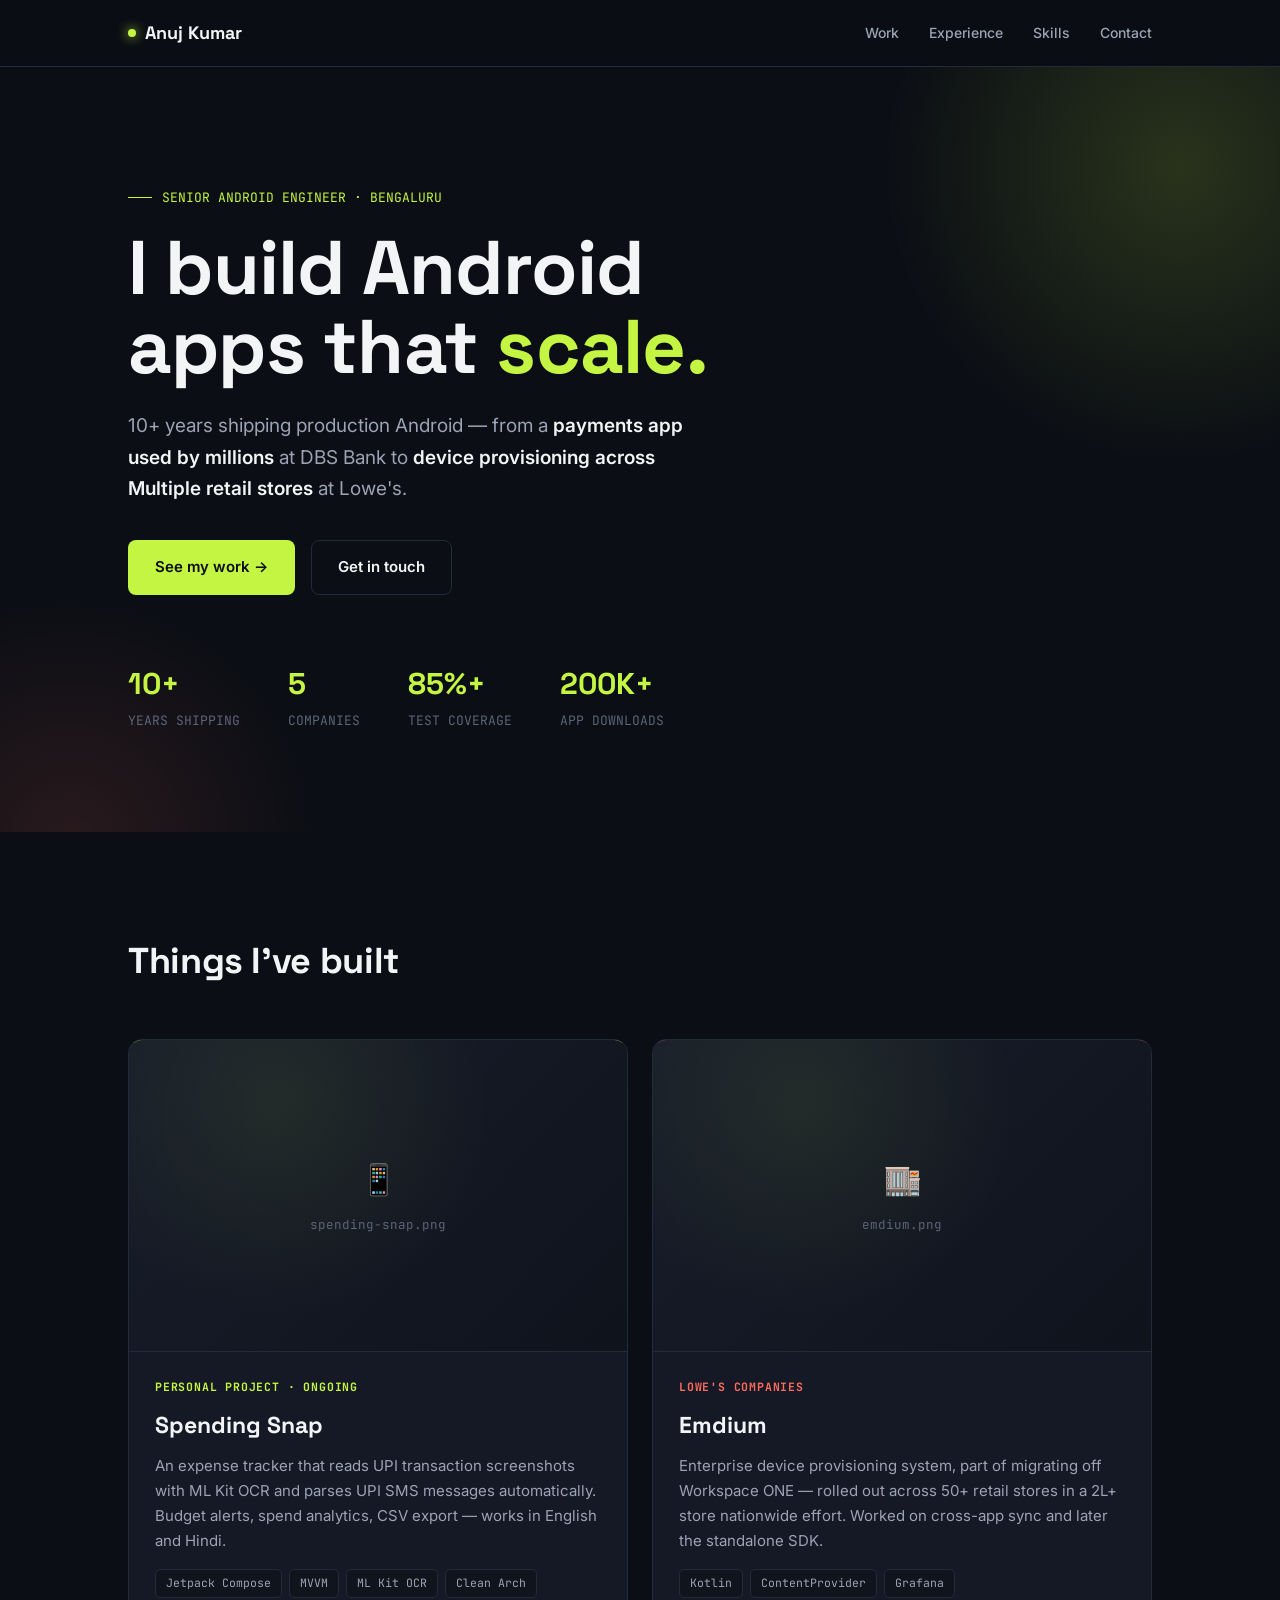
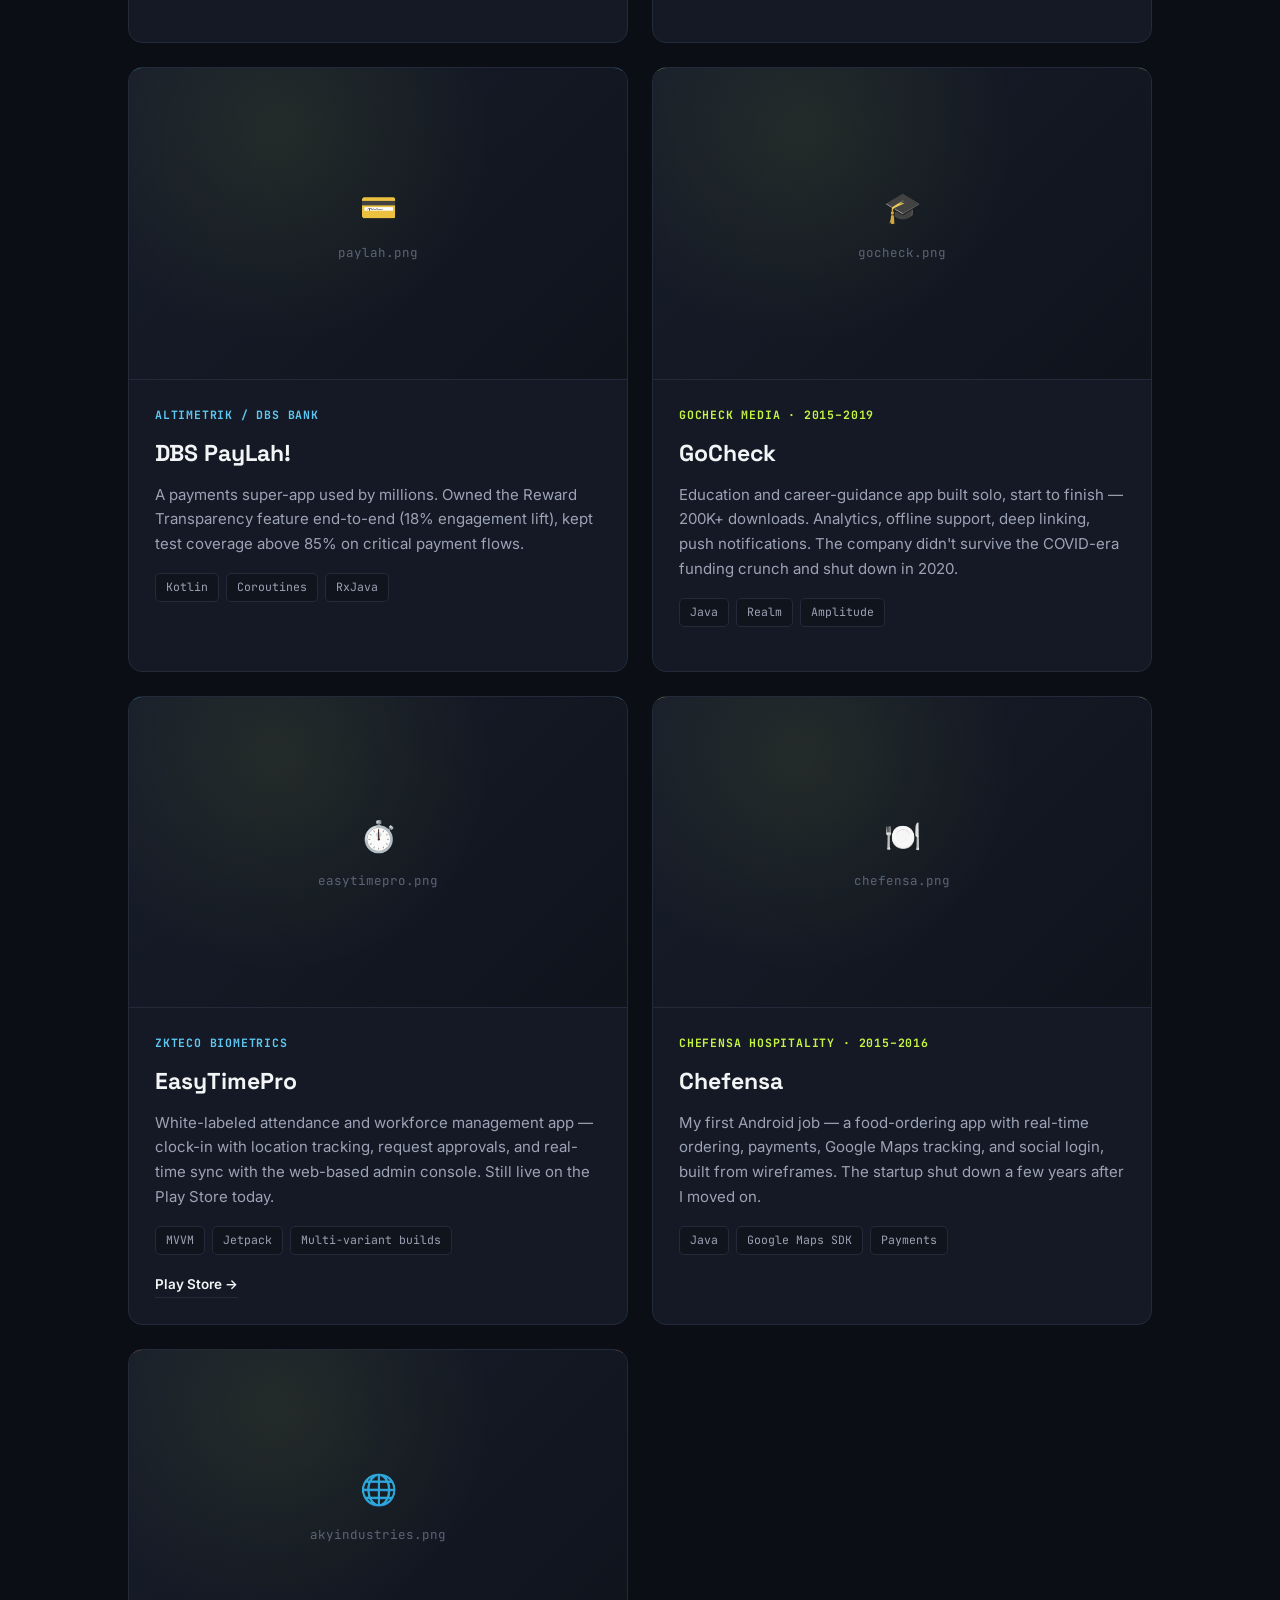
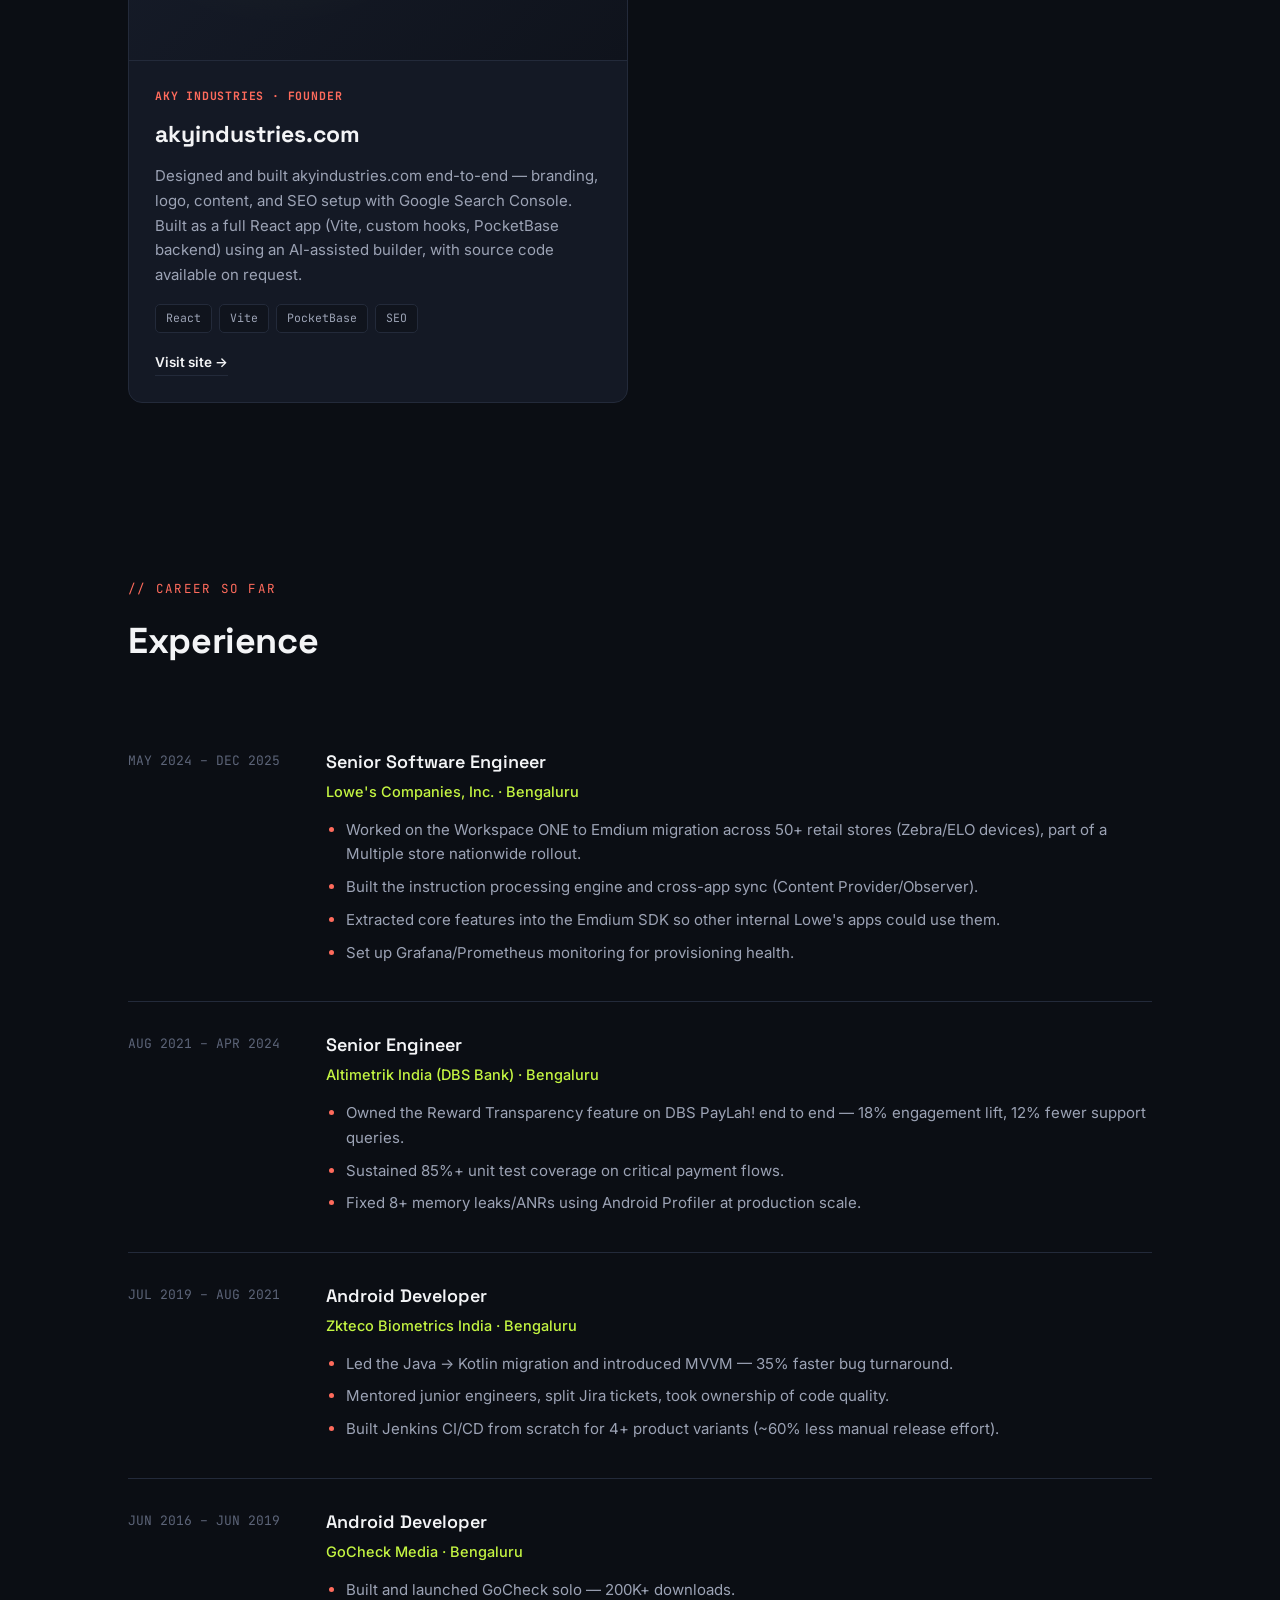
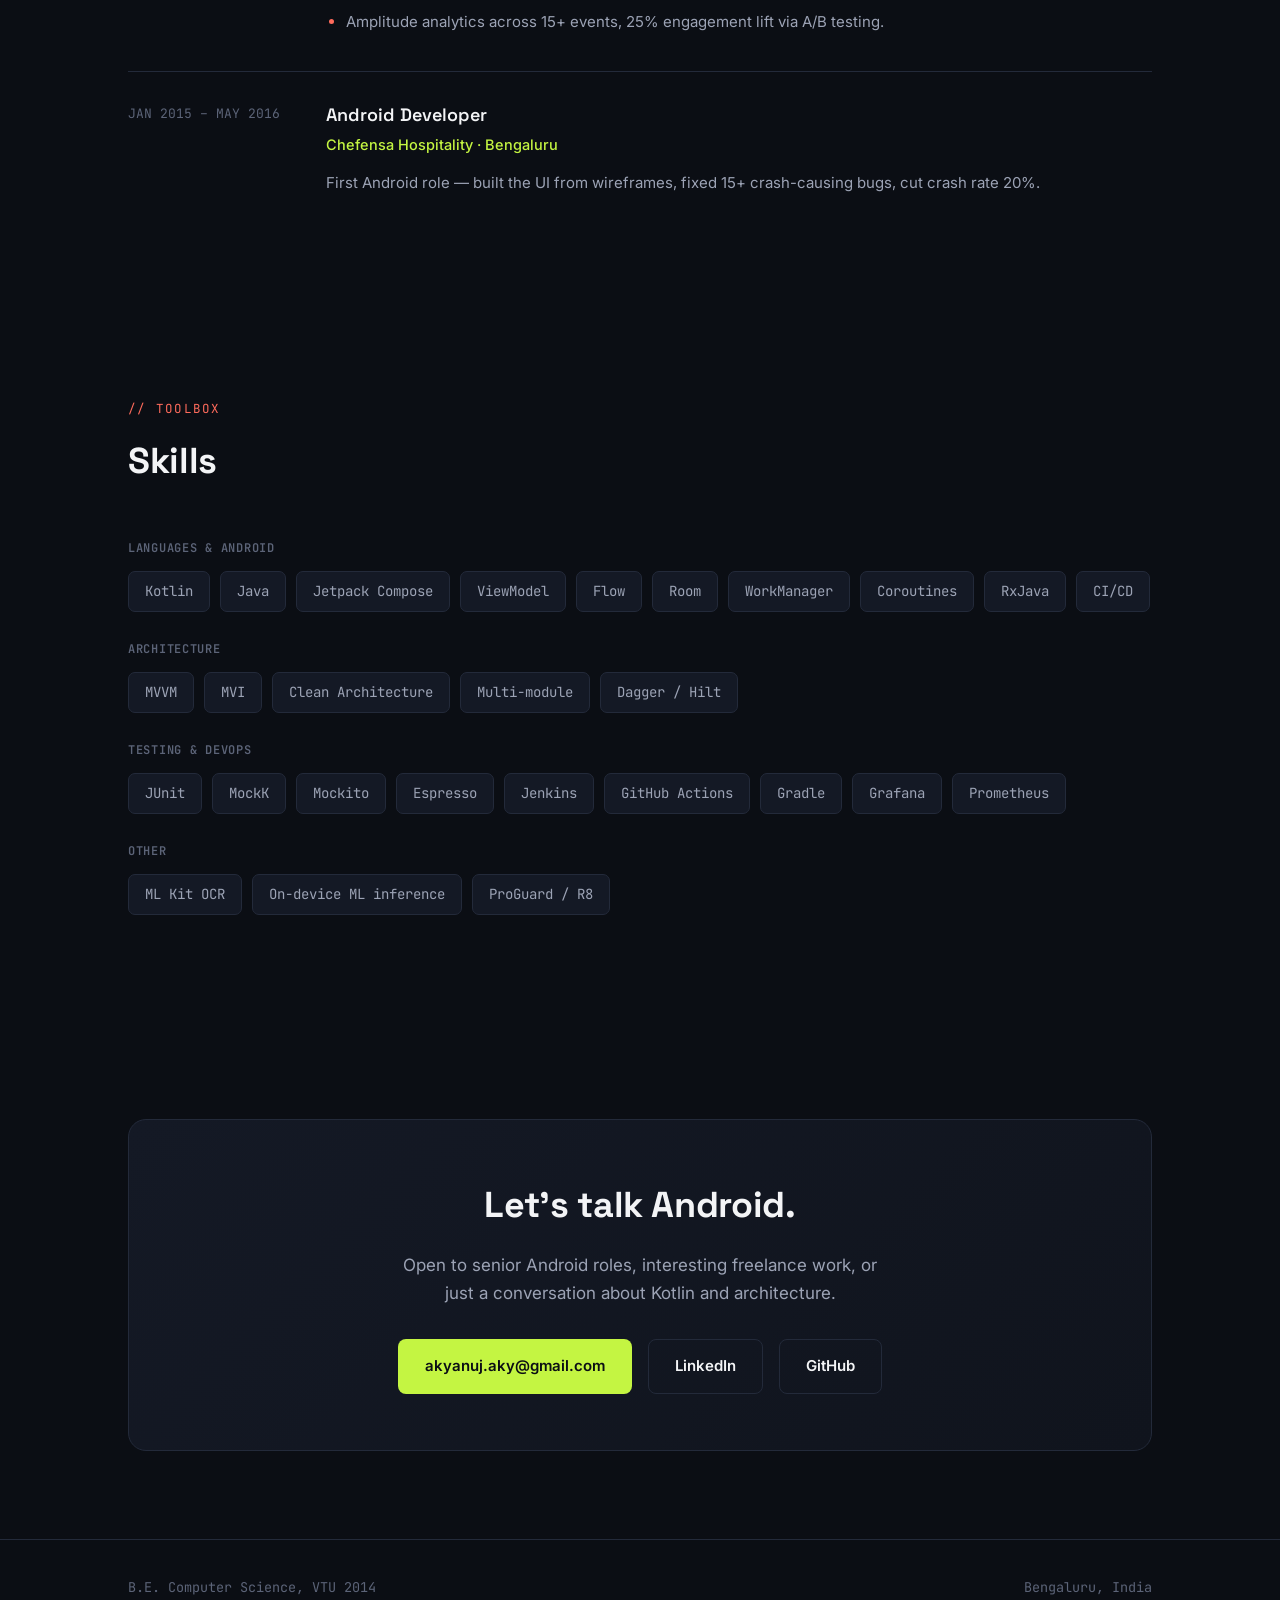
<file: index.html>
<!DOCTYPE html>
<html lang="en">
<head>
<meta charset="UTF-8">
<meta name="viewport" content="width=device-width, initial-scale=1.0">
<title>Anuj Kumar — Android Engineer</title>
<meta name="description" content="Anuj Kumar, Senior Android Engineer in Bengaluru. Portfolio of Android projects across fintech and enterprise mobility.">
<link rel="preconnect" href="https://fonts.googleapis.com">
<link rel="preconnect" href="https://fonts.gstatic.com" crossorigin>
<link href="https://fonts.googleapis.com/css2?family=Space+Grotesk:wght@500;600;700&family=Inter:wght@400;500;600;700&family=JetBrains+Mono:wght@400;500&display=swap" rel="stylesheet">
<style>
  :root{
    --bg:#0B0E14;
    --bg-soft:#10141D;
    --card:#141925;
    --card-hover:#1A2030;
    --line:#232A3A;
    --ink:#F3F4F6;
    --ink-soft:#9CA3B5;
    --ink-faint:#5C6478;
    --lime:#C4F542;
    --coral:#FF6B5C;
    --sky:#5EC8F2;
    --display:'Space Grotesk', sans-serif;
    --sans:'Inter', -apple-system, sans-serif;
    --mono:'JetBrains Mono', monospace;
    --maxw:1080px;
  }
  *{box-sizing:border-box;}
  body{
    margin:0;
    background:var(--bg);
    color:var(--ink);
    font-family:var(--sans);
    line-height:1.65;
    font-size:17px;
    -webkit-font-smoothing:antialiased;
  }
  a{color:var(--lime);text-decoration:none;}
  ::selection{background:var(--lime);color:#000;}
  :focus-visible{outline:2px solid var(--lime);outline-offset:3px;}

  .wrap{max-width:var(--maxw);margin:0 auto;padding:0 28px;}

  /* ---------- nav ---------- */
  nav{
    position:sticky;top:0;z-index:20;
    border-bottom:1px solid var(--line);
    background:rgba(11,14,20,0.85);
    backdrop-filter:blur(10px);
    padding:18px 0;
  }
  nav .wrap{display:flex;justify-content:space-between;align-items:center;}
  .nav-name{font-family:var(--display);font-weight:700;font-size:18px;display:flex;align-items:center;gap:9px;}
  .nav-dot{width:8px;height:8px;border-radius:50%;background:var(--lime);box-shadow:0 0 12px var(--lime);}
  .nav-links{display:flex;gap:30px;font-size:14px;font-weight:500;}
  .nav-links a{color:var(--ink-soft);transition:color .15s;}
  .nav-links a:hover{color:var(--ink);text-decoration:none;}
  @media (max-width:600px){ .nav-links{display:none;} }

  /* ---------- hero ---------- */
  .hero{
    position:relative;
    padding:120px 0 100px;
    overflow:hidden;
  }
  .hero-glow{
    position:absolute;
    top:-200px; right:-200px;
    width:600px;height:600px;
    background:radial-gradient(circle, rgba(196,245,66,0.16), transparent 70%);
    pointer-events:none;
  }
  .hero-glow2{
    position:absolute;
    bottom:-260px; left:-180px;
    width:500px;height:500px;
    background:radial-gradient(circle, rgba(255,107,92,0.12), transparent 70%);
    pointer-events:none;
  }
  .eyebrow{
    font-family:var(--mono);
    font-size:13px;
    color:var(--lime);
    margin-bottom:20px;
    display:flex;align-items:center;gap:10px;
  }
  .eyebrow::before{content:'';width:24px;height:1px;background:var(--lime);}
  .hero h1{
    font-family:var(--display);
    font-size:clamp(42px,7vw,76px);
    font-weight:700;
    line-height:1.04;
    margin:0 0 24px;
    letter-spacing:-0.01em;
    position:relative;
  }
  .hero h1 .hl{color:var(--lime);}
  .hero .sub{
    font-size:19px;
    color:var(--ink-soft);
    max-width:560px;
    margin:0 0 36px;
  }
  .hero .sub b{color:var(--ink);font-weight:600;}
  .hero-cta{display:flex;gap:16px;flex-wrap:wrap;position:relative;z-index:1;}
  .btn{
    display:inline-flex;align-items:center;gap:9px;
    padding:14px 26px;
    border-radius:8px;
    font-size:15px;
    font-weight:600;
    font-family:var(--sans);
    border:1px solid transparent;
    transition:all .18s ease;
  }
  .btn-fill{background:var(--lime);color:#0B0E14;}
  .btn-fill:hover{transform:translateY(-2px);box-shadow:0 10px 30px rgba(196,245,66,0.25);text-decoration:none;}
  .btn-line{border-color:var(--line);color:var(--ink);}
  .btn-line:hover{border-color:var(--ink-soft);text-decoration:none;background:var(--card);}

  .hero-stats{display:flex;gap:48px;margin-top:64px;flex-wrap:wrap;position:relative;z-index:1;}
  .stat-num{font-family:var(--display);font-size:30px;font-weight:700;color:var(--lime);}
  .stat-label{font-size:13px;color:var(--ink-faint);font-family:var(--mono);margin-top:2px;}

  /* ---------- section scaffolding ---------- */
  section{padding:88px 0;}
  .sec-head{margin-bottom:48px;}
  .sec-eyebrow{
    font-family:var(--mono);
    font-size:12.5px;
    color:var(--coral);
    text-transform:uppercase;
    letter-spacing:0.1em;
    margin-bottom:12px;
  }
  h2{
    font-family:var(--display);
    font-size:36px;
    font-weight:700;
    margin:0;
    letter-spacing:-0.01em;
  }

  /* ---------- project gallery ---------- */
  .gallery{display:grid;grid-template-columns:repeat(2,1fr);gap:24px;}
  @media (max-width:760px){ .gallery{grid-template-columns:1fr;} }

  .card{
    background:var(--card);
    border:1px solid var(--line);
    border-radius:14px;
    overflow:hidden;
    transition:transform .2s ease, box-shadow .2s ease, border-color .2s ease;
    position:relative;
  }
  .card::before{
    content:'';
    position:absolute;top:0;left:0;right:0;height:3px;
    background:var(--accent, var(--lime));
  }
  .card:hover{
    transform:translateY(-5px);
    border-color:var(--line);
    box-shadow:0 20px 50px rgba(0,0,0,0.4), 0 0 0 1px var(--accent, var(--lime)) inset;
  }
  .card.accent-coral{--accent:var(--coral);}
  .card.accent-sky{--accent:var(--sky);}

  .card-img{
    aspect-ratio:16/10;
    background:
      radial-gradient(circle at 30% 20%, rgba(196,245,66,0.08), transparent 50%),
      linear-gradient(135deg,#171D2B,#0F131C);
    display:flex;
    align-items:center;
    justify-content:center;
    border-bottom:1px solid var(--line);
    position:relative;
  }
  .card-img img{width:100%;height:100%;object-fit:cover;display:block;}
  .img-placeholder{
    text-align:center;
    color:var(--ink-faint);
    font-size:12.5px;
    font-family:var(--mono);
    padding:20px;
  }
  .img-placeholder .icn{font-size:30px;margin-bottom:10px;display:block;filter:grayscale(0.3);}

  .card-body{padding:26px;}
  .card-tag{
    font-size:11.5px;
    font-weight:700;
    letter-spacing:0.07em;
    text-transform:uppercase;
    color:var(--accent, var(--lime));
    margin-bottom:10px;
    display:block;
    font-family:var(--mono);
  }
  .card-title{font-family:var(--display);font-size:23px;font-weight:700;margin:0 0 10px;}
  .card-body p{color:var(--ink-soft);font-size:15px;margin:0 0 16px;}
  .card-stack{display:flex;flex-wrap:wrap;gap:7px;margin-bottom:18px;}
  .stack-chip{
    font-size:11.5px;
    font-family:var(--mono);
    color:var(--ink-soft);
    background:var(--bg-soft);
    border:1px solid var(--line);
    padding:4px 10px;
    border-radius:5px;
  }
  .card-links{display:flex;gap:20px;font-size:13.5px;font-weight:600;}
  .card-links a{color:var(--ink);display:inline-flex;align-items:center;gap:5px;border-bottom:1px solid var(--line);padding-bottom:2px;}
  .card-links a:hover{color:var(--accent,var(--lime));border-color:var(--accent,var(--lime));text-decoration:none;}

  /* ---------- experience ---------- */
  .job{
    padding:28px 0;
    border-bottom:1px solid var(--line);
    display:grid;
    grid-template-columns:170px 1fr;
    gap:28px;
  }
  .job:first-child{padding-top:0;}
  .job:last-child{border-bottom:none;}
  @media (max-width:640px){ .job{grid-template-columns:1fr;gap:8px;} }
  .job-when{font-family:var(--mono);color:var(--ink-faint);font-size:13px;padding-top:3px;}
  .job-title{font-family:var(--display);font-weight:600;font-size:18px;margin-bottom:3px;}
  .job-co{color:var(--lime);font-size:14.5px;margin-bottom:14px;font-weight:500;}
  .job ul{margin:0;padding-left:20px;color:var(--ink-soft);font-size:15px;}
  .job li{margin-bottom:8px;}
  .job li::marker{color:var(--coral);}
  .job p{margin:0;color:var(--ink-soft);font-size:15px;}

  /* ---------- skills ---------- */
  .skill-block{margin-bottom:28px;}
  .skill-group-label{font-family:var(--mono);font-size:12px;font-weight:600;color:var(--ink-faint);text-transform:uppercase;letter-spacing:0.06em;margin-bottom:12px;}
  .skill-row{display:flex;flex-wrap:wrap;gap:10px;}
  .skill-chip{
    font-size:14px;
    font-family:var(--mono);
    padding:8px 16px;
    background:var(--card);
    border:1px solid var(--line);
    border-radius:7px;
    color:var(--ink-soft);
    transition:border-color .15s, color .15s;
  }
  .skill-chip:hover{border-color:var(--lime);color:var(--ink);}

  /* ---------- footer / contact ---------- */
  .contact-band{
    background:linear-gradient(135deg, var(--card), var(--bg-soft));
    border:1px solid var(--line);
    border-radius:18px;
    padding:56px 48px;
    text-align:center;
  }
  .contact-band h2{margin-bottom:16px;}
  .contact-band p{color:var(--ink-soft);max-width:480px;margin:0 auto 32px;}
  @media (max-width:600px){ .contact-band{padding:40px 24px;} }

  footer{
    border-top:1px solid var(--line);
    padding:36px 0;
    color:var(--ink-faint);
    font-size:13.5px;
    font-family:var(--mono);
    display:flex;justify-content:space-between;flex-wrap:wrap;gap:12px;
  }
  footer a{color:var(--ink-soft);}

  /* ---------- editor note ---------- */
  .note{
    background:rgba(196,245,66,0.07);
    border:1px dashed rgba(196,245,66,0.4);
    color:#D8F5A0;
    font-size:13px;
    font-family:var(--mono);
    padding:14px 18px;
    border-radius:8px;
    margin-bottom:28px;
    line-height:1.6;
  }
</style>
</head>
<body>

<nav>
  <div class="wrap">
    <span class="nav-name"><span class="nav-dot"></span>Anuj Kumar</span>
    <div class="nav-links">
      <a href="#work">Work</a>
      <a href="#experience">Experience</a>
      <a href="#skills">Skills</a>
      <a href="#contact">Contact</a>
    </div>
  </div>
</nav>

<header class="hero">
  <div class="hero-glow"></div>
  <div class="hero-glow2"></div>
  <div class="wrap">
    <div class="eyebrow">SENIOR ANDROID ENGINEER · BENGALURU</div>
    <h1>I build Android<br>apps that <span class="hl">scale.</span></h1>
    <p class="sub">10+ years shipping production Android — from a <b>payments app used by millions</b> at DBS Bank to <b>device provisioning across Multiple retail stores</b> at Lowe's.</p>
    <div class="hero-cta">
      <a class="btn btn-fill" href="#work">See my work →</a>
      <a class="btn btn-line" href="mailto:akyanuj.aky@gmail.com">Get in touch</a>
    </div>
    <div class="hero-stats">
      <div>
        <div class="stat-num">10+</div>
        <div class="stat-label">YEARS SHIPPING</div>
      </div>
      <div>
        <div class="stat-num">5</div>
        <div class="stat-label">COMPANIES</div>
      </div>
      <div>
        <div class="stat-num">85%+</div>
        <div class="stat-label">TEST COVERAGE</div>
      </div>
      <div>
        <div class="stat-num">200K+</div>
        <div class="stat-label">APP DOWNLOADS</div>
      </div>
    </div>
  </div>
</header>

<section id="work">
  <div class="wrap">
    <div class="sec-head">
      <div class="sec-eyebrow"></div>
      <h2>Things I've built</h2>
    </div>

    <!-- <div class="note">
      // EDITOR NOTE: swap each &lt;div class="img-placeholder"&gt; block for an &lt;img src="yourfile.png"&gt; tag once you have real screenshots, and replace href="#" with real GitHub/Play Store/case-study links. Delete this note before publishing.
    </div> -->

    <div class="gallery">

      <!-- Spending Snap -->
      <div class="card">
        <div class="card-img">
          <!-- Replace with: <img src="spending-snap.png" alt="Spending Snap app screenshot"> -->
          <div class="img-placeholder">
            <span class="icn">📱</span>
            spending-snap.png
          </div>
        </div>
        <div class="card-body">
          <span class="card-tag">Personal project · ongoing</span>
          <h3 class="card-title">Spending Snap</h3>
          <p>An expense tracker that reads UPI transaction screenshots with ML Kit OCR and parses UPI SMS messages automatically. Budget alerts, spend analytics, CSV export — works in English and Hindi.</p>
          <div class="card-stack">
            <span class="stack-chip">Jetpack Compose</span>
            <span class="stack-chip">MVVM</span>
            <span class="stack-chip">ML Kit OCR</span>
            <span class="stack-chip">Clean Arch</span>
          </div>
        </div>
      </div>

      <!-- Emdium -->
      <div class="card accent-coral">
        <div class="card-img">
          <!-- Replace with: <img src="emdium.png" alt="Emdium provisioning system"> -->
          <div class="img-placeholder">
            <span class="icn">🏬</span>
            emdium.png
          </div>
        </div>
        <div class="card-body">
          <span class="card-tag">Lowe's Companies</span>
          <h3 class="card-title">Emdium</h3>
          <p>Enterprise device provisioning system, part of migrating off Workspace ONE — rolled out across 50+ retail stores in a 2L+ store nationwide effort. Worked on cross-app sync and later the standalone SDK.</p>
          <div class="card-stack">
            <span class="stack-chip">Kotlin</span>
            <span class="stack-chip">ContentProvider</span>
            <span class="stack-chip">Grafana</span>
          </div>
        </div>
      </div>

      <!-- DBS PayLah -->
      <div class="card accent-sky">
        <div class="card-img">
          <!-- Replace with: <img src="paylah.png" alt="DBS PayLah app screenshot"> -->
          <div class="img-placeholder">
            <span class="icn">💳</span>
            paylah.png
          </div>
        </div>
        <div class="card-body">
          <span class="card-tag">Altimetrik / DBS Bank</span>
          <h3 class="card-title">DBS PayLah!</h3>
          <p>A payments super-app used by millions. Owned the Reward Transparency feature end-to-end (18% engagement lift), kept test coverage above 85% on critical payment flows.</p>
          <div class="card-stack">
            <span class="stack-chip">Kotlin</span>
            <span class="stack-chip">Coroutines</span>
            <span class="stack-chip">RxJava</span>
          </div>
        </div>
      </div>

      <!-- GoCheck -->
      <div class="card">
        <div class="card-img">
          <!-- Replace with: <img src="gocheck.png" alt="GoCheck app screenshot"> -->
          <div class="img-placeholder">
            <span class="icn">🎓</span>
            gocheck.png
          </div>
        </div>
        <div class="card-body">
          <span class="card-tag">GoCheck Media · 2015–2019</span>
          <h3 class="card-title">GoCheck</h3>
          <p>Education and career-guidance app built solo, start to finish — 200K+ downloads. Analytics, offline support, deep linking, push notifications. The company didn't survive the COVID-era funding crunch and shut down in 2020.</p>
          <div class="card-stack">
            <span class="stack-chip">Java</span>
            <span class="stack-chip">Realm</span>
            <span class="stack-chip">Amplitude</span>
          </div>
        </div>
      </div>

      <!-- EasyTimePro -->
      <div class="card accent-sky">
        <div class="card-img">
          <!-- Replace with: <img src="easytimepro.png" alt="EasyTimePro app screenshot"> -->
          <div class="img-placeholder">
            <span class="icn">⏱️</span>
            easytimepro.png
          </div>
        </div>
        <div class="card-body">
          <span class="card-tag">ZKTeco Biometrics</span>
          <h3 class="card-title">EasyTimePro</h3>
          <p>White-labeled attendance and workforce management app — clock-in with location tracking, request approvals, and real-time sync with the web-based admin console. Still live on the Play Store today.</p>
          <div class="card-stack">
            <span class="stack-chip">MVVM</span>
            <span class="stack-chip">Jetpack</span>
            <span class="stack-chip">Multi-variant builds</span>
          </div>
          <div class="card-links">
            <a href="https://play.google.com/store/apps/details?id=com.zkteco.easytimepro" target="_blank" rel="noopener">Play Store →</a>
          </div>
        </div>
      </div>

      <!-- Chefensa -->
      <div class="card">
        <div class="card-img">
          <!-- Replace with: <img src="chefensa.png" alt="Chefensa app screenshot"> -->
          <div class="img-placeholder">
            <span class="icn">🍽️</span>
            chefensa.png
          </div>
        </div>
        <div class="card-body">
          <span class="card-tag">Chefensa Hospitality · 2015–2016</span>
          <h3 class="card-title">Chefensa</h3>
          <p>My first Android job — a food-ordering app with real-time ordering, payments, Google Maps tracking, and social login, built from wireframes. The startup shut down a few years after I moved on.</p>
          <div class="card-stack">
            <span class="stack-chip">Java</span>
            <span class="stack-chip">Google Maps SDK</span>
            <span class="stack-chip">Payments</span>
          </div>
        </div>
      </div>

      <!-- AKY Industries -->
      <div class="card accent-coral">
        <div class="card-img">
          <!-- Replace with: <img src="akyindustries.png" alt="AKY Industries website screenshot"> -->
          <div class="img-placeholder">
            <span class="icn">🌐</span>
            akyindustries.png
          </div>
        </div>
        <div class="card-body">
          <span class="card-tag">AKY Industries · founder</span>
          <h3 class="card-title">akyindustries.com</h3>
          <p>Designed and built akyindustries.com end-to-end — branding, logo, content, and SEO setup with Google Search Console. Built as a full React app (Vite, custom hooks, PocketBase backend) using an AI-assisted builder, with source code available on request.</p>
          <div class="card-stack">
            <span class="stack-chip">React</span>
            <span class="stack-chip">Vite</span>
            <span class="stack-chip">PocketBase</span>
            <span class="stack-chip">SEO</span>
          </div>
          <div class="card-links">
            <a href="https://akyindustries.com" target="_blank" rel="noopener">Visit site →</a>
          </div>
        </div>
      </div>

    </div>
  </div>
</section>

<section id="experience">
  <div class="wrap">
    <div class="sec-head">
      <div class="sec-eyebrow">// career so far</div>
      <h2>Experience</h2>
    </div>

    <div class="job">
      <div class="job-when">MAY 2024 – DEC 2025</div>
      <div>
        <div class="job-title">Senior Software Engineer</div>
        <div class="job-co">Lowe's Companies, Inc. · Bengaluru</div>
        <ul>
          <li>Worked on the Workspace ONE to Emdium migration across 50+ retail stores (Zebra/ELO devices), part of a Multiple store nationwide rollout.</li>
          <li>Built the instruction processing engine and cross-app sync (Content Provider/Observer).</li>
          <li>Extracted core features into the Emdium SDK so other internal Lowe's apps could use them.</li>
          <li>Set up Grafana/Prometheus monitoring for provisioning health.</li>
        </ul>
      </div>
    </div>

    <div class="job">
      <div class="job-when">AUG 2021 – APR 2024</div>
      <div>
        <div class="job-title">Senior Engineer</div>
        <div class="job-co">Altimetrik India (DBS Bank) · Bengaluru</div>
        <ul>
          <li>Owned the Reward Transparency feature on DBS PayLah! end to end — 18% engagement lift, 12% fewer support queries.</li>
          <li>Sustained 85%+ unit test coverage on critical payment flows.</li>
          <li>Fixed 8+ memory leaks/ANRs using Android Profiler at production scale.</li>
        </ul>
      </div>
    </div>

    <div class="job">
      <div class="job-when">JUL 2019 – AUG 2021</div>
      <div>
        <div class="job-title">Android Developer</div>
        <div class="job-co">Zkteco Biometrics India · Bengaluru</div>
        <ul>
          <li>Led the Java → Kotlin migration and introduced MVVM — 35% faster bug turnaround.</li>
          <li>Mentored junior engineers, split Jira tickets, took ownership of code quality.</li>
          <li>Built Jenkins CI/CD from scratch for 4+ product variants (~60% less manual release effort).</li>
        </ul>
      </div>
    </div>

    <div class="job">
      <div class="job-when">JUN 2016 – JUN 2019</div>
      <div>
        <div class="job-title">Android Developer</div>
        <div class="job-co">GoCheck Media · Bengaluru</div>
        <ul>
          <li>Built and launched GoCheck solo — 200K+ downloads.</li>
          <li>Amplitude analytics across 15+ events, 25% engagement lift via A/B testing.</li>
        </ul>
      </div>
    </div>

    <div class="job">
      <div class="job-when">JAN 2015 – MAY 2016</div>
      <div>
        <div class="job-title">Android Developer</div>
        <div class="job-co">Chefensa Hospitality · Bengaluru</div>
        <p>First Android role — built the UI from wireframes, fixed 15+ crash-causing bugs, cut crash rate 20%.</p>
      </div>
    </div>

  </div>
</section>

<section id="skills">
  <div class="wrap">
    <div class="sec-head">
      <div class="sec-eyebrow">// toolbox</div>
      <h2>Skills</h2>
    </div>

    <div class="skill-block">
      <div class="skill-group-label">Languages &amp; Android</div>
      <div class="skill-row">
        <span class="skill-chip">Kotlin</span>
        <span class="skill-chip">Java</span>
        <span class="skill-chip">Jetpack Compose</span>
        <span class="skill-chip">ViewModel</span>
        <span class="skill-chip">Flow</span>
        <span class="skill-chip">Room</span>
        <span class="skill-chip">WorkManager</span>
        <span class="skill-chip">Coroutines</span>
        <span class="skill-chip">RxJava</span>
        <span class="skill-chip">CI/CD</span>
      </div>
    </div>

    <div class="skill-block">
      <div class="skill-group-label">Architecture</div>
      <div class="skill-row">
        <span class="skill-chip">MVVM</span>
        <span class="skill-chip">MVI</span>
        <span class="skill-chip">Clean Architecture</span>
        <span class="skill-chip">Multi-module</span>
        <span class="skill-chip">Dagger / Hilt</span>
      </div>
    </div>

    <div class="skill-block">
      <div class="skill-group-label">Testing &amp; DevOps</div>
      <div class="skill-row">
        <span class="skill-chip">JUnit</span>
        <span class="skill-chip">MockK</span>
        <span class="skill-chip">Mockito</span>
        <span class="skill-chip">Espresso</span>
        <span class="skill-chip">Jenkins</span>
        <span class="skill-chip">GitHub Actions</span>
        <span class="skill-chip">Gradle</span>
        <span class="skill-chip">Grafana</span>
        <span class="skill-chip">Prometheus</span>
      </div>
    </div>

    <div class="skill-block">
      <div class="skill-group-label">Other</div>
      <div class="skill-row">
        <span class="skill-chip">ML Kit OCR</span>
        <span class="skill-chip">On-device ML inference</span>
        <span class="skill-chip">ProGuard / R8</span>
      </div>
    </div>
  </div>
</section>

<section id="contact">
  <div class="wrap">
    <div class="contact-band">
      <h2>Let's talk Android.</h2>
      <p>Open to senior Android roles, interesting freelance work, or just a conversation about Kotlin and architecture.</p>
      <div class="hero-cta" style="justify-content:center;">
        <a class="btn btn-fill" href="mailto:akyanuj.aky@gmail.com">akyanuj.aky@gmail.com</a>
        <a class="btn btn-line" href="https://linkedin.com/in/anuj-kumar-8bb29983" target="_blank" rel="noopener">LinkedIn</a>
        <a class="btn btn-line" href="https://github.com/akyanuj" target="_blank" rel="noopener">GitHub</a>
      </div>
    </div>
  </div>
</section>

<footer>
  <div class="wrap" style="display:flex;justify-content:space-between;flex-wrap:wrap;gap:12px;width:100%;">
    <span>B.E. Computer Science, VTU 2014</span>
    <span> Bengaluru, India</span>
  </div>
</footer>

</body>
</html>
</file>
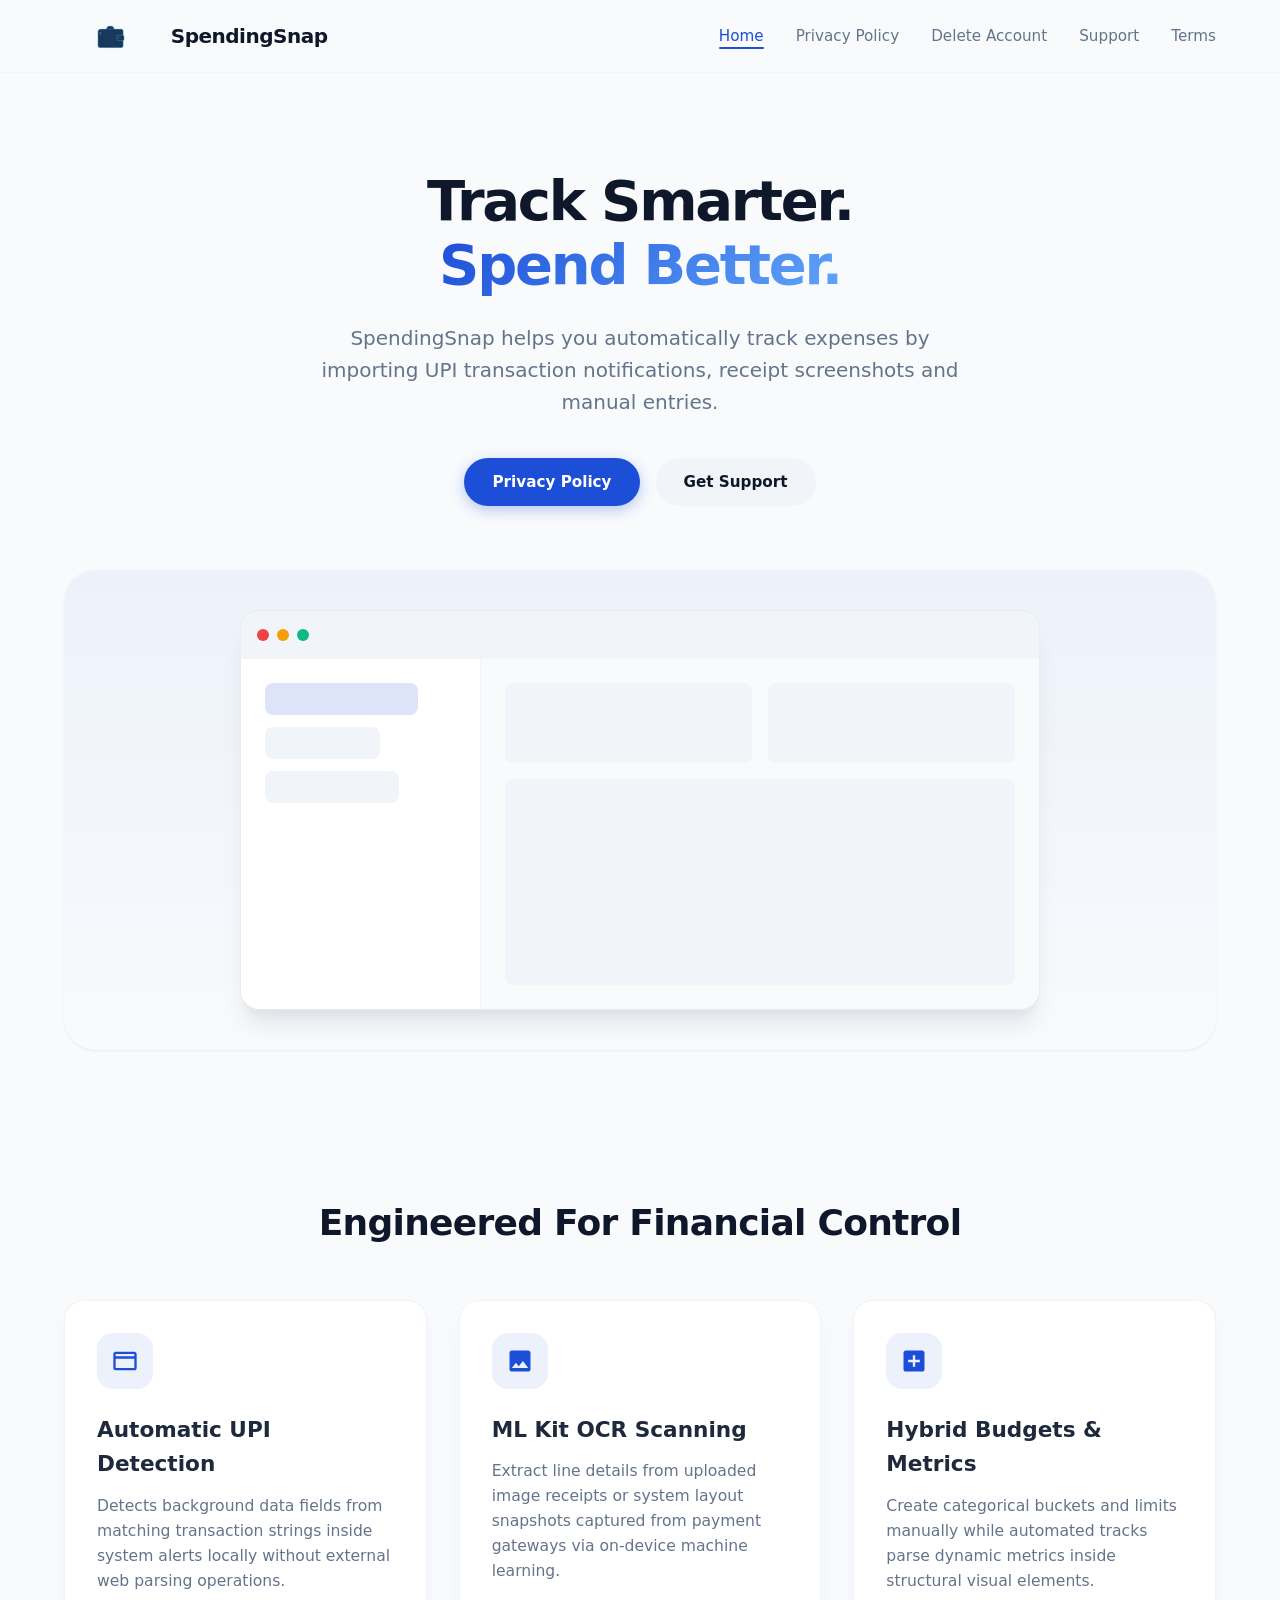
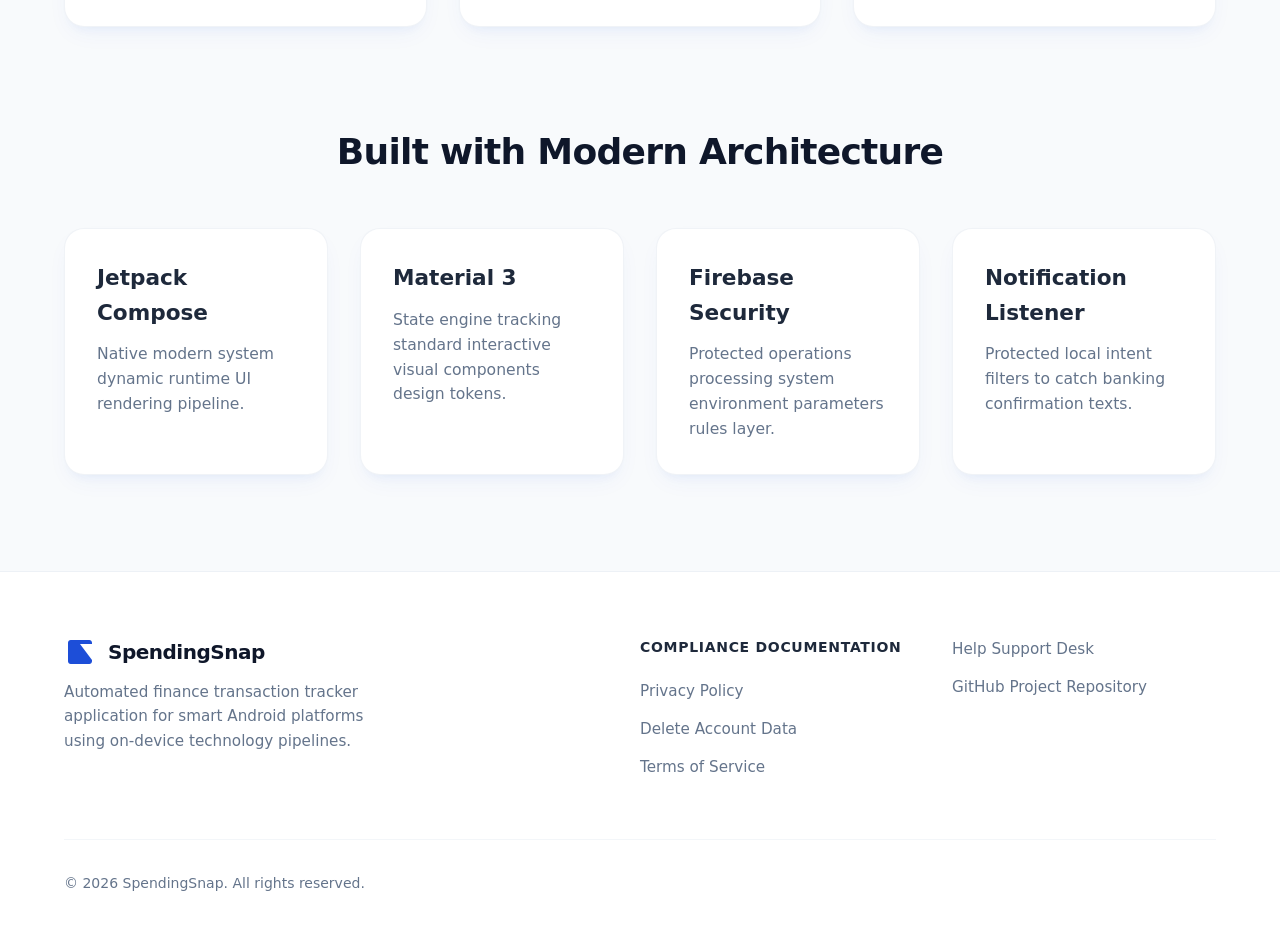
<file: spendingsnap/index.html>
<!DOCTYPE html>
<html lang="en">
<head>
    <meta charset="UTF-8">
    <meta name="viewport" content="width=device-width, initial-scale=1.0">
    <title>SpendingSnap - Track Smarter. Spend Better.</title>
    <meta name="description" content="SpendingSnap automatically tracks expenses from secure UPI notifications, transaction receipt scanning, and smart budgets safely using Android local processing.">
    
    <meta property="og:title" content="SpendingSnap - Smart Automation Expense Application">
    <meta property="og:description" content="Track your UPI automated financial notifications and scans cleanly without leaking user information metrics.">
    <meta property="og:type" content="website">
    <meta property="og:url" content="https://github.com/pages">
    <!-- Favicons and Device Ecosystem Scaling Elements -->
<link rel="icon" type="image/png" sizes="32x32" href="assets/favicon-32x32.png">

<!-- Android / Chrome Theme Customization for Material Design 3 Styling -->
<meta name="theme-color" content="#1D4ED8">
    <link rel="stylesheet" href="styles.css">
</head>
<body>

    <nav class="navbar" aria-label="Main navigation Resource Layout">
        <div class="container nav-container">
           <a href="index.html" class="brand" aria-label="SpendingSnap Homepage">
            <img src="assets/favicon-32x32.png" alt="SpendingSnap Logo" class="brand-icon" style="width: 32px; height: 32px; object-fit: contain;">
             <span>SpendingSnap</span>
            </a>
            <button class="hamburger" id="hamburgerMenu" aria-label="Open global access site navigation link links list" aria-expanded="false">
                <svg viewBox="0 0 24 24"><path d="M3 18h18v-2H3v2zm0-5h18v-2H3v2zm0-7v2h18V6H3z"/></svg>
            </button>
            <ul class="nav-menu" id="navMenu">
                <li class="nav-item"><a href="index.html" class="nav-link">Home</a></li>
                <li class="nav-item"><a href="privacy-policy.html" class="nav-link">Privacy Policy</a></li>
                <li class="nav-item"><a href="delete-account.html" class="nav-link">Delete Account</a></li>
                <li class="nav-item"><a href="support.html" class="nav-link">Support</a></li>
                <li class="nav-item"><a href="terms.html" class="nav-link">Terms</a></li>
            </ul>
        </div>
    </nav>

    <main class="container">
        <section class="hero">
            <h1>Track Smarter.<br><span>Spend Better.</span></h1>
            <p>SpendingSnap helps you automatically track expenses by importing UPI transaction notifications, receipt screenshots and manual entries.</p>
            <div class="cta-group">
                <a href="privacy-policy.html" class="btn btn-primary">Privacy Policy</a>
                <a href="support.html" class="btn btn-secondary">Get Support</a>
            </div>
            
            <div class="mockup-container reveal">
                <div class="mockup-display">
                    <div class="mockup-header">
                        <div class="mockup-dot"></div><div class="mockup-dot"></div><div class="mockup-dot"></div>
                    </div>
                    <div class="mockup-body">
                        <div class="mockup-sidebar">
                            <div class="mockup-item" style="width: 80%; margin-bottom: 12px; background: var(--md-primary); opacity: 0.15;"></div>
                            <div class="mockup-item" style="width: 60%; margin-bottom: 12px;"></div>
                            <div class="mockup-item" style="width: 70%;"></div>
                        </div>
                        <div class="mockup-main">
                            <div style="display: flex; gap:16px;">
                                <div class="mockup-item" style="height: 80px;"></div>
                                <div class="mockup-item" style="height: 80px;"></div>
                            </div>
                            <div class="mockup-item" style="flex: 1;"></div>
                        </div>
                    </div>
                </div>
            </div>
        </section>

        <section class="reveal" style="margin-bottom: 96px;">
            <h2 class="section-title">Engineered For Financial Control</h2>
            <div class="card-grid">
                <div class="card">
                    <div class="card-icon-wrapper">
                        <svg viewBox="0 0 24 24"><path d="M20 4H4c-1.1 0-1.99.9-1.99 2L2 18c0 1.1.9 2 2 2h16c1.1 0 2-.9 2-2V6c0-1.1-.9-2-2-2zm0 14H4V10h16v8zm0-10H4V6h16v2z"/></svg>
                    </div>
                    <h3>Automatic UPI Detection</h3>
                    <p>Detects background data fields from matching transaction strings inside system alerts locally without external web parsing operations.</p>
                </div>
                <div class="card">
                    <div class="card-icon-wrapper">
                        <svg viewBox="0 0 24 24"><path d="M21 19V5c0-1.1-.9-2-2-2H5c-1.1 0-2 .9-2 2v14c0 1.1.9 2 2 2h14c1.1 0 2-.9 2-2zM8.5 13.5l2.5 3.01L14.5 12l4.5 6H5l3.5-4.5z"/></svg>
                    </div>
                    <h3>ML Kit OCR Scanning</h3>
                    <p>Extract line details from uploaded image receipts or system layout snapshots captured from payment gateways via on-device machine learning.</p>
                </div>
                <div class="card">
                    <div class="card-icon-wrapper">
                        <svg viewBox="0 0 24 24"><path d="M19 3H5c-1.1 0-2 .9-2 2v14c0 1.1.9 2 2 2h14c1.1 0 2-.9 2-2V5c0-1.1-.9-2-2-2zm-2 10h-4v4h-2v-4H7v-2h4V7h2v4h4v2z"/></svg>
                    </div>
                    <h3>Hybrid Budgets & Metrics</h3>
                    <p>Create categorical buckets and limits manually while automated tracks parse dynamic metrics inside structural visual elements.</p>
                </div>
            </div>
        </section>

        <section class="reveal" style="margin-bottom: 96px;">
            <h2 class="section-title">Built with Modern Architecture</h2>
            <div class="card-grid" style="grid-template-columns: repeat(auto-fit, minmax(240px, 1fr));">
                <div class="card">
                    <h3>Jetpack Compose</h3>
                    <p>Native modern system dynamic runtime UI rendering pipeline.</p>
                </div>
                <div class="card">
                    <h3>Material 3</h3>
                    <p>State engine tracking standard interactive visual components design tokens.</p>
                </div>
                <div class="card">
                    <h3>Firebase Security</h3>
                    <p>Protected operations processing system environment parameters rules layer.</p>
                </div>
                <div class="card">
                    <h3>Notification Listener</h3>
                    <p>Protected local intent filters to catch banking confirmation texts.</p>
                </div>
            </div>
        </section>
    </main>

    <footer class="footer" role="contentinfo">
        <div class="container">
            <div class="footer-grid">
                <div class="footer-brand-column">
                    <a href="index.html" class="brand">
                        <svg class="brand-icon" viewBox="0 0 24 24"><path d="M21 18v1c0 1.1-.9 2-2 2H5c-1.11 0-2-.9-2-2V5c0-1.1.89-2 2-2h14c1.1 0 2 .9 2 2v1h-9c-1.11 0-2 Ram 2-2 2v8c0 1.1.89 2 2 2h9zm-9-2h10V8H12v8zm4-2.5c-.83 0-1.5-.67-1.5-1.5s.67-1.5 1.5-1.5 1.5 0.67 1.5 1.5-.67 1.5-1.5 1.5z"/></svg>
                        <span>SpendingSnap</span>
                    </a>
                    <p>Automated finance transaction tracker application for smart Android platforms using on-device technology pipelines.</p>
                </div>
                <div>
                    <h3 class="footer-heading">Compliance Documentation</h3>
                    <ul class="footer-links">
                        <li><a href="privacy-policy.html">Privacy Policy</a></li>
                        <li><a href="delete-account.html">Delete Account Data</a></li>
                        <li><a href="terms.html">Terms of Service</a></li>
                    </ul>
                </div>
                <div>
                    <!-- <h3 class="footer-heading">Community Resources</h3> -->
                    <ul class="footer-links">
                        <li><a href="support.html">Help Support Desk</a></li>
                        <li><a href="https://github.com" target="_blank" rel="noopener">GitHub Project Repository</a></li>
                    </ul>
                </div>
            </div>
            <div class="footer-bottom">
                <p>&copy; 2026 SpendingSnap. All rights reserved.</p>
            </div>
        </div>
    </footer>

    <script src="script.js"></script>
</body>
</html>
</file>
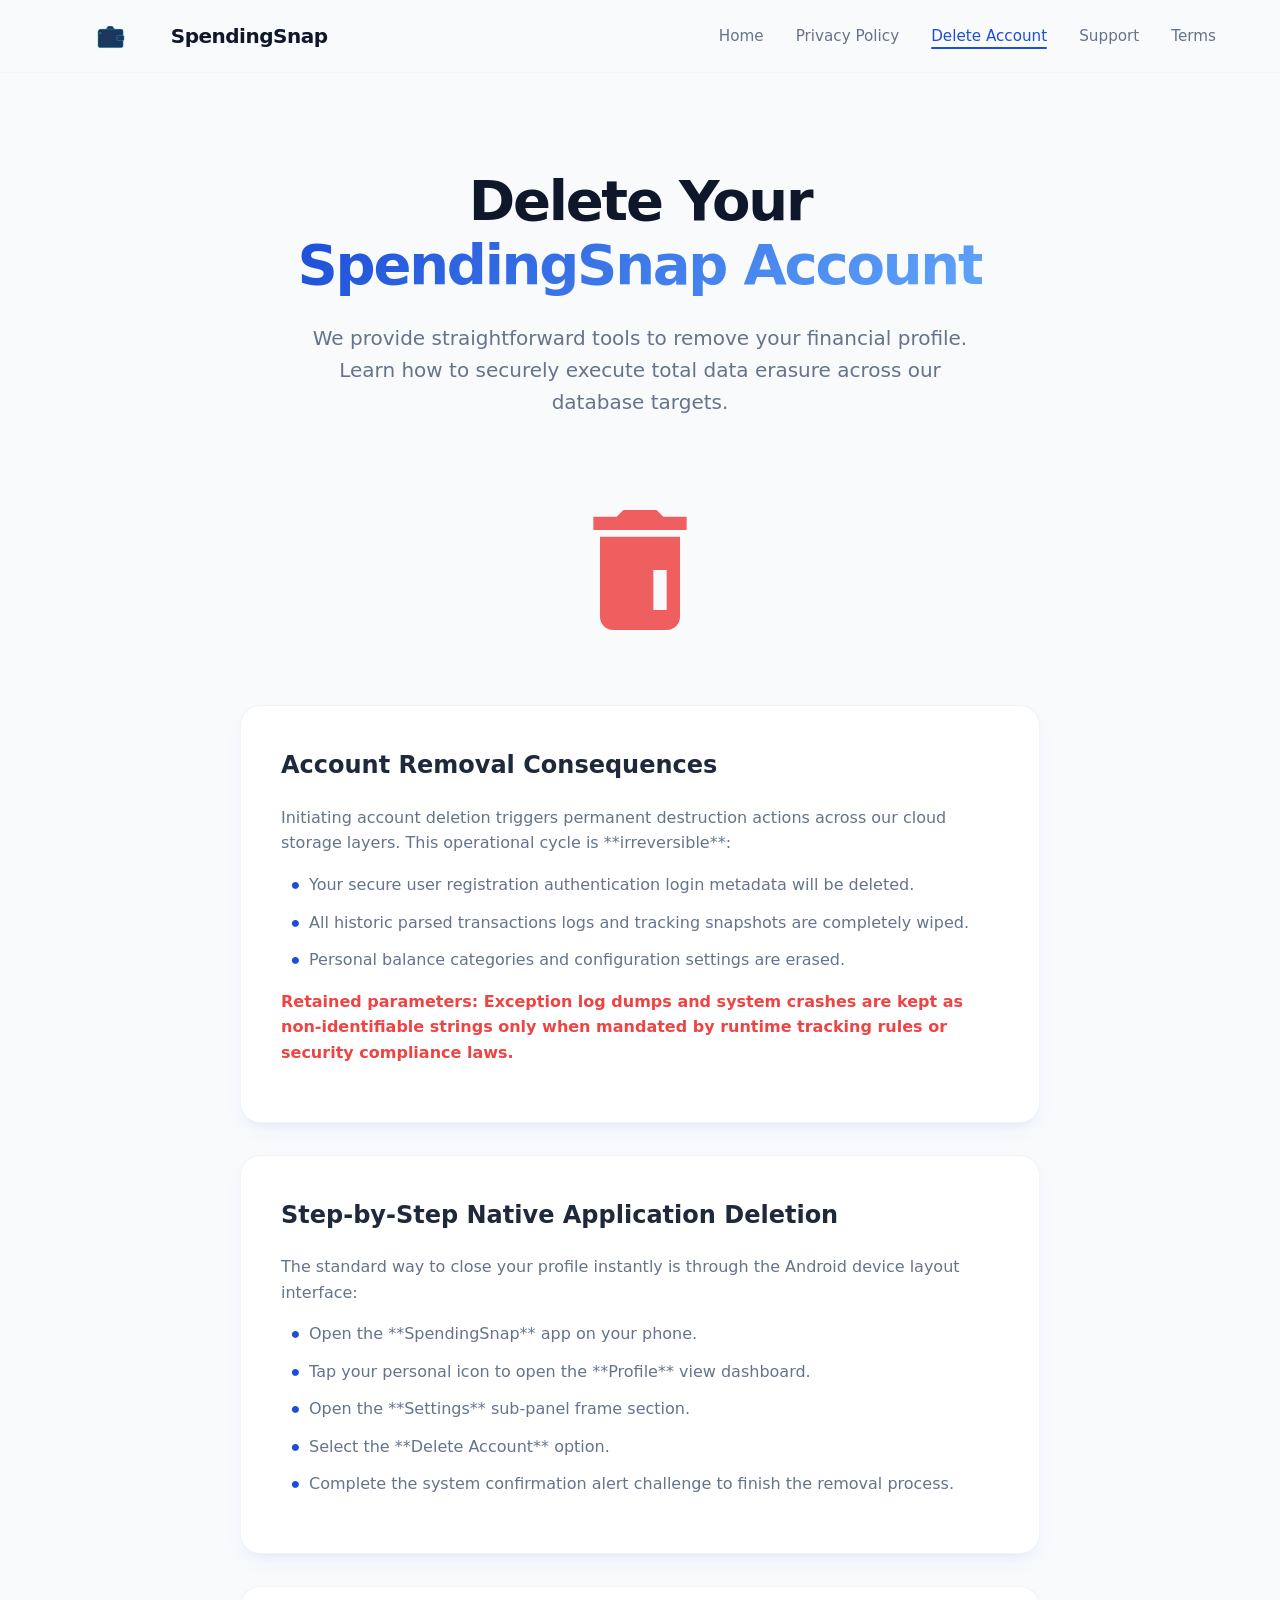
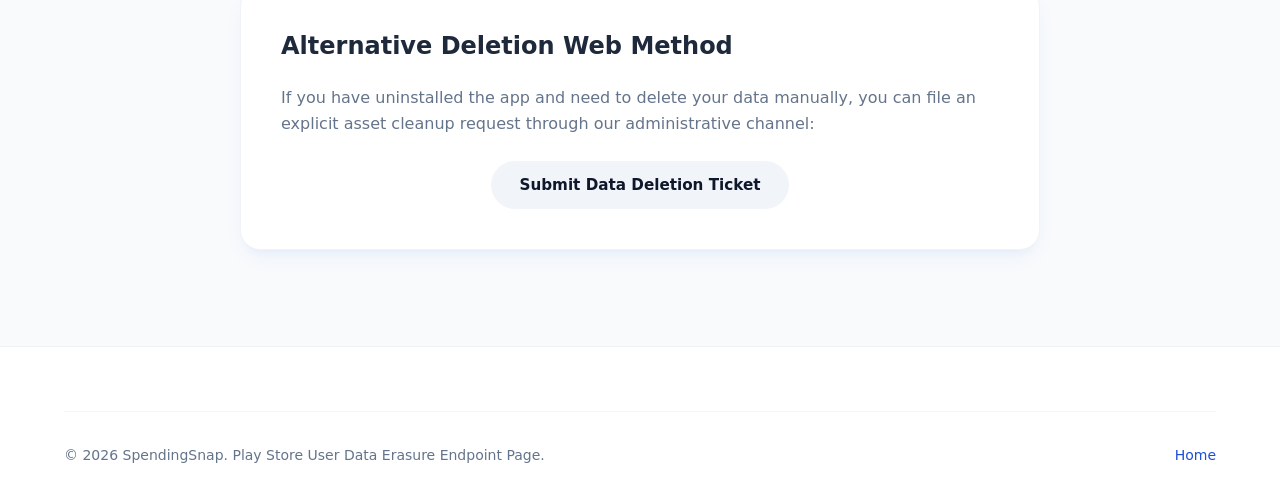
<file: spendingsnap/delete-account.html>
<!DOCTYPE html>
<html lang="en">
<head>
    <meta charset="UTF-8">
    <meta name="viewport" content="width=device-width, initial-scale=1.0">
    <title>Delete Account Data - SpendingSnap</title>
    <link rel="stylesheet" href="styles.css">
    <!-- Favicons and Device Ecosystem Scaling Elements -->
    <link rel="icon" type="image/png" sizes="32x32" href="assets/favicon-32x32.png">

<meta name="theme-color" content="#1D4ED8">
</head>
<body>

    <nav class="navbar" aria-label="Main navigation Resource Layout">
        <div class="container nav-container">
           <a href="index.html" class="brand" aria-label="SpendingSnap Homepage">
            <img src="assets/favicon-32x32.png" alt="SpendingSnap Logo" class="brand-icon" style="width: 32px; height: 32px; object-fit: contain;">
             <span>SpendingSnap</span>
            </a>
            <button class="hamburger" id="hamburgerMenu" aria-label="Toggle Navigation">
                <svg viewBox="0 0 24 24"><path d="M3 18h18v-2H3v2zm0-5h18v-2H3v2zm0-7v2h18V6H3z"/></svg>
            </button>
            <ul class="nav-menu" id="navMenu">
                <li><a href="index.html" class="nav-link">Home</a></li>
                <li><a href="privacy-policy.html" class="nav-link">Privacy Policy</a></li>
                <li><a href="delete-account.html" class="nav-link">Delete Account</a></li>
                <li><a href="support.html" class="nav-link">Support</a></li>
                <li><a href="terms.html" class="nav-link">Terms</a></li>
            </ul>
        </div>
    </nav>

    <main class="container">
        <header class="hero" style="padding-bottom: 32px;">
            <h1>Delete Your<br><span>SpendingSnap Account</span></h1>
            <p>We provide straightforward tools to remove your financial profile. Learn how to securely execute total data erasure across our database targets.</p>
        </header>

        <div style="text-align: center; margin-bottom: 48px;" class="reveal">
            <svg style="width:160px; height:160px; fill:var(--md-error); opacity:0.85;" viewBox="0 0 24 24">
                <path d="M6 19c0 1.1.9 2 2 2h8c1.1 0 2-.9 2-2V7H6v12zM19 4h-3.5l-1-1h-5l-1 1H5v2h14V4zM10 18h2v-6h-2v6zm4-6h2v6h-2v-6z"/>
            </svg>
        </div>

        <div class="legal-wrapper">
            <section class="legal-card card-warning reveal">
                <h2>Account Removal Consequences</h2>
                <p>Initiating account deletion triggers permanent destruction actions across our cloud storage layers. This operational cycle is **irreversible**:</p>
                <ul>
                    <li>Your secure user registration authentication login metadata will be deleted.</li>
                    <li>All historic parsed transactions logs and tracking snapshots are completely wiped.</li>
                    <li>Personal balance categories and configuration settings are erased.</li>
                </ul>
                <p style="margin-top:12px; font-weight:600; color:var(--md-error);">Retained parameters: Exception log dumps and system crashes are kept as non-identifiable strings only when mandated by runtime tracking rules or security compliance laws.</p>
            </section>

            <section class="legal-card reveal">
                <h2>Step-by-Step Native Application Deletion</h2>
                <p>The standard way to close your profile instantly is through the Android device layout interface:</p>
                <ul>
                    <li>Open the **SpendingSnap** app on your phone.</li>
                    <li>Tap your personal icon to open the **Profile** view dashboard.</li>
                    <li>Open the **Settings** sub-panel frame section.</li>
                    <li>Select the **Delete Account** option.</li>
                    <li>Complete the system confirmation alert challenge to finish the removal process.</li>
                </ul>
            </section>

            <section class="legal-card reveal">
                <h2>Alternative Deletion Web Method</h2>
                <p>If you have uninstalled the app and need to delete your data manually, you can file an explicit asset cleanup request through our administrative channel:</p>
                <div style="margin-top: 24px; text-align: center;">
                    <a href="support.html" class="btn btn-secondary">Submit Data Deletion Ticket</a>
                </div>
            </section>
        </div>
    </main>

    <footer class="footer" role="contentinfo">
        <div class="container">
            <div class="footer-bottom">
                <p>&copy; 2026 SpendingSnap. Play Store User Data Erasure Endpoint Page.</p>
                <p><a href="index.html" style="color:var(--md-primary); text-decoration:none;">Home</a></p>
            </div>
        </div>
    </footer>

    <script src="script.js"></script>
</body>
</html>
</file>
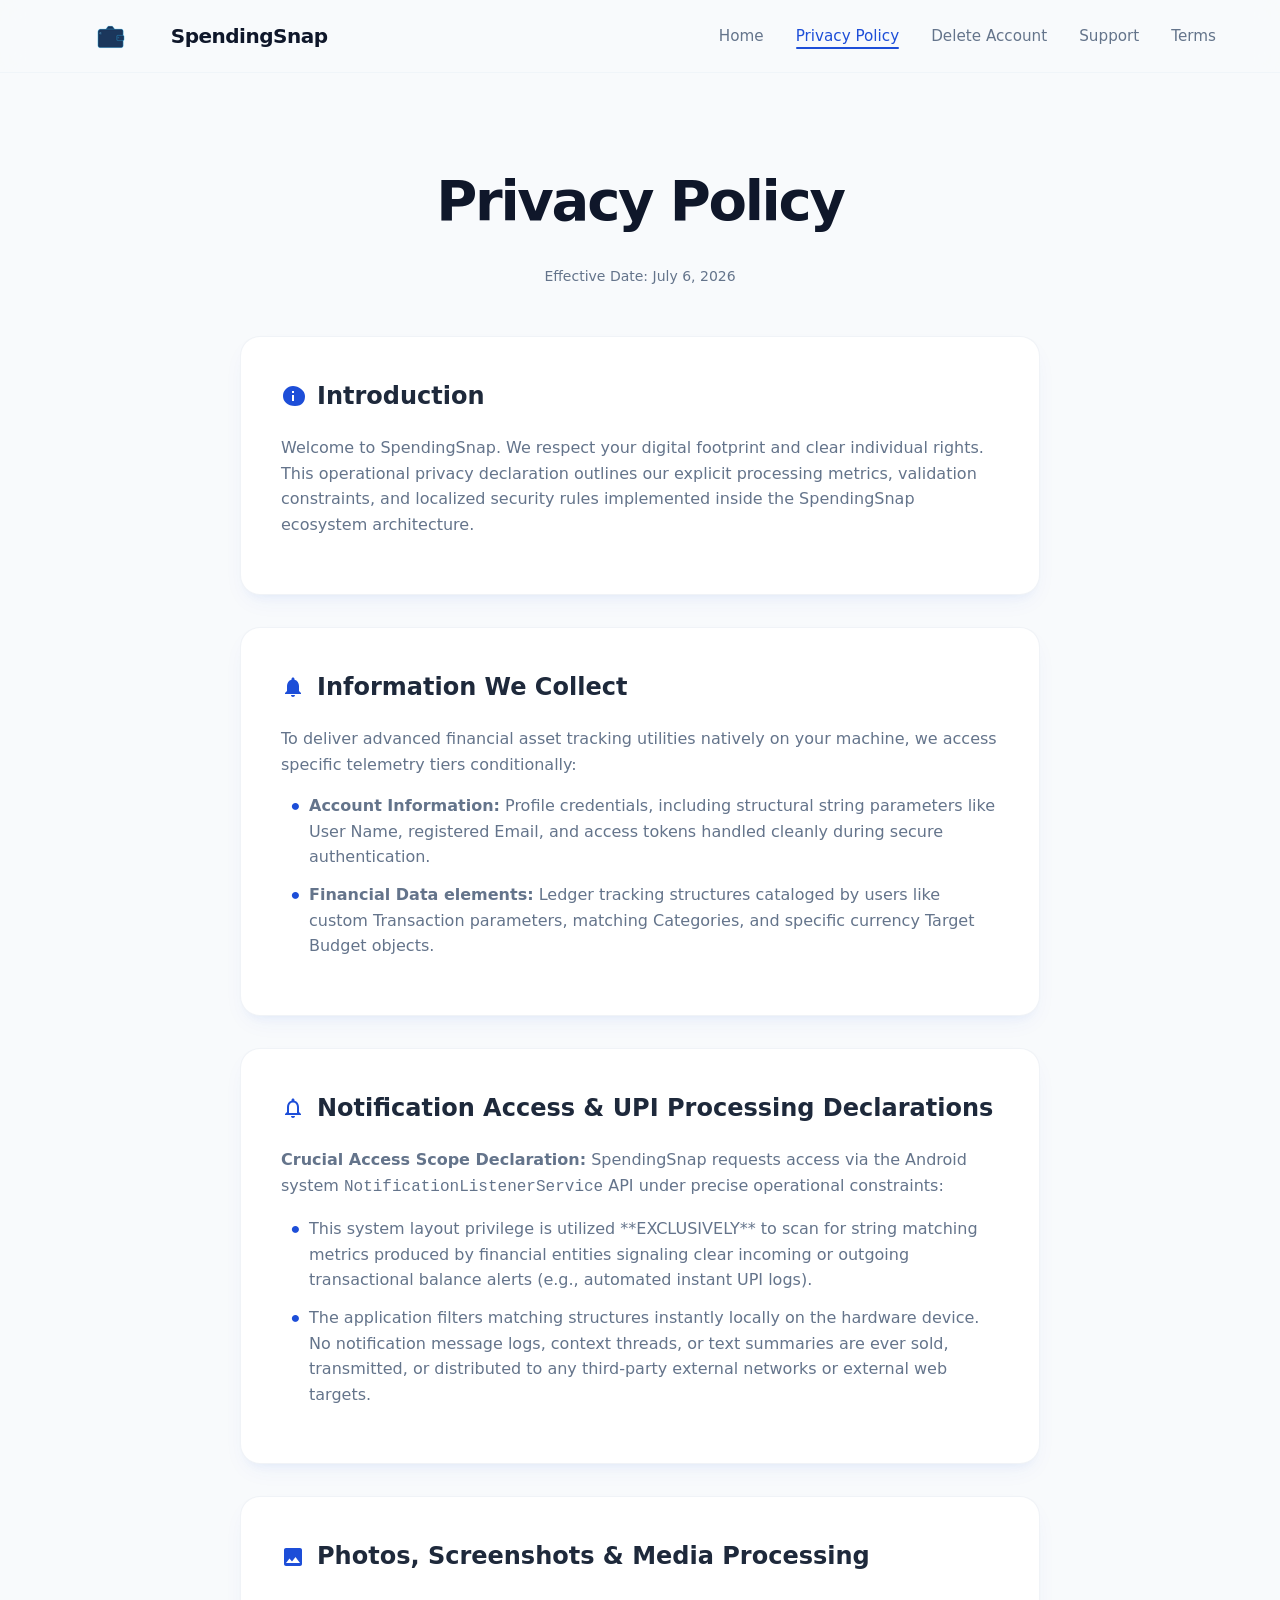
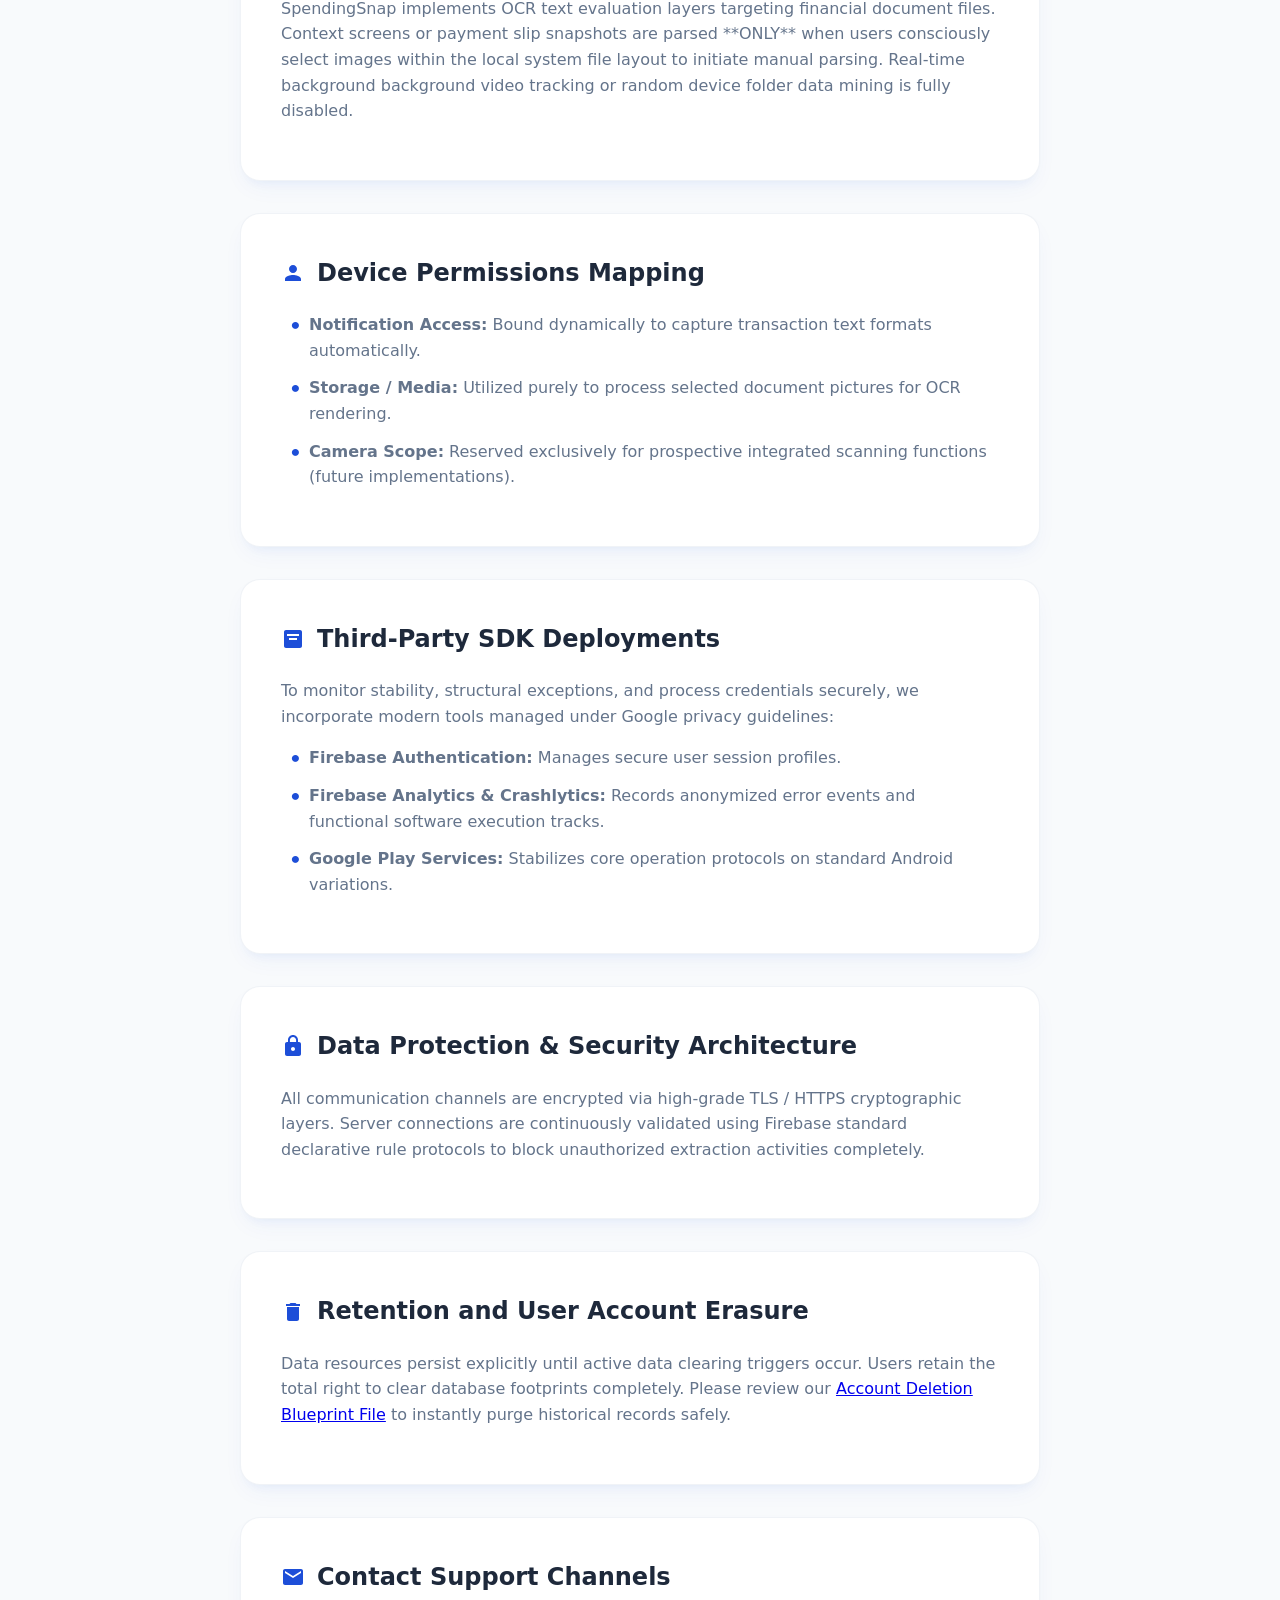
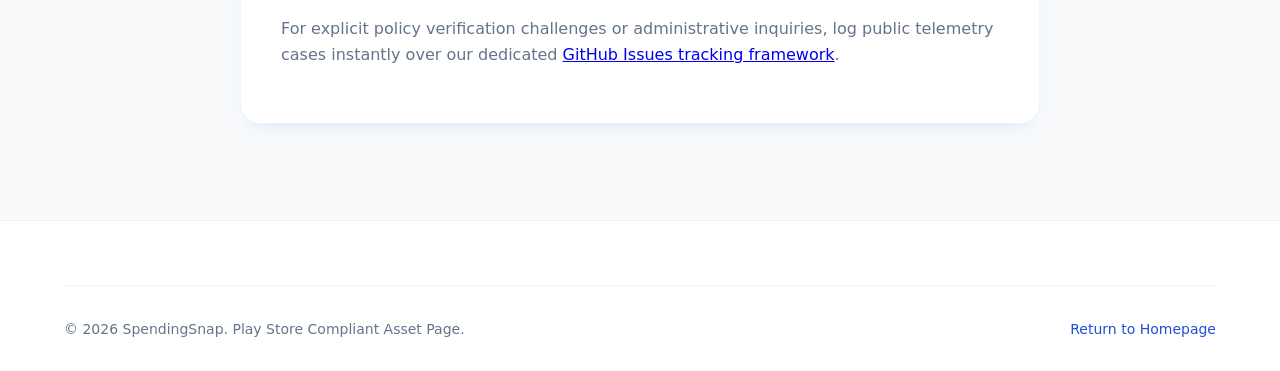
<file: spendingsnap/privacy-policy.html>
<!DOCTYPE html>
<html lang="en">
<head>
    <meta charset="UTF-8">
    <meta name="viewport" content="width=device-width, initial-scale=1.0">
    <title>Privacy Policy - SpendingSnap</title>
    <link rel="stylesheet" href="styles.css">
    <!-- Favicons and Device Ecosystem Scaling Elements -->
<link rel="icon" type="image/png" sizes="32x32" href="assets/favicon-32x32.png">

<!-- Android / Chrome Theme Customization for Material Design 3 Styling -->
<meta name="theme-color" content="#1D4ED8">
</head>
<body>

    <nav class="navbar" aria-label="Main navigation Resource Layout">
        <div class="container nav-container">
            <a href="index.html" class="brand" aria-label="SpendingSnap Homepage">
            <img src="assets/favicon-32x32.png" alt="SpendingSnap Logo" class="brand-icon" style="width: 32px; height: 32px; object-fit: contain;">
             <span>SpendingSnap</span>
            </a>
            <button class="hamburger" id="hamburgerMenu" aria-label="Toggle Navigation">
                <svg viewBox="0 0 24 24"><path d="M3 18h18v-2H3v2zm0-5h18v-2H3v2zm0-7v2h18V6H3z"/></svg>
            </button>
            <ul class="nav-menu" id="navMenu">
                <li><a href="index.html" class="nav-link">Home</a></li>
                <li><a href="privacy-policy.html" class="nav-link">Privacy Policy</a></li>
                <li><a href="delete-account.html" class="nav-link">Delete Account</a></li>
                <li><a href="support.html" class="nav-link">Support</a></li>
                <li><a href="terms.html" class="nav-link">Terms</a></li>
            </ul>
        </div>
    </nav>

    <main class="container">
        <header class="hero" style="padding-bottom: 24px;">
            <h1>Privacy Policy</h1>
        </header>
        <p class="meta-date">Effective Date: July 6, 2026</p>

        <div class="legal-wrapper">
            <section class="legal-card reveal">
                <h2>
                    <svg viewBox="0 0 24 24"><path d="M12 2C6.48 2 2 6.48 2 12s4.48 10 12 10 10-4.48 10-10S17.52 2 12 2zm1 15h-2v-6h2v6zm0-8h-2V7h2v2z"/></svg>
                    Introduction
                </h2>
                <p>Welcome to SpendingSnap. We respect your digital footprint and clear individual rights. This operational privacy declaration outlines our explicit processing metrics, validation constraints, and localized security rules implemented inside the SpendingSnap ecosystem architecture.</p>
            </section>

            <section class="legal-card reveal">
                <h2>
                    <svg viewBox="0 0 24 24"><path d="M12 22c1.1 0 2-.9 2-2h-4c0 1.1.89 2 2 2zm6-6v-5c0-3.07-1.64-5.64-4.5-6.32V4c0-.83-.67-1.5-1.5-1.5s-1.5.67-1.5 1.5v.68C7.63 5.36 6 7.92 6 11v5l-2 2v1h16v-1l-2-2z"/></svg>
                    Information We Collect
                </h2>
                <p>To deliver advanced financial asset tracking utilities natively on your machine, we access specific telemetry tiers conditionally:</p>
                <ul>
                    <li><strong>Account Information:</strong> Profile credentials, including structural string parameters like User Name, registered Email, and access tokens handled cleanly during secure authentication.</li>
                    <li><strong>Financial Data elements:</strong> Ledger tracking structures cataloged by users like custom Transaction parameters, matching Categories, and specific currency Target Budget objects.</li>
                </ul>
            </section>

            <section class="legal-card card-warning reveal">
                <h2>
                    <svg viewBox="0 0 24 24"><path d="M12 22c1.1 0 2-.9 2-2h-4c0 1.1.9 2 2 2zm6-6v-5c0-3.07-1.63-5.64-4.5-6.32V4c0-.83-.67-1.5-1.5-1.5s-1.5.67-1.5 1.5v.68C7.64 5.36 6 7.92 6 11v5l-2 2v1h16v-1l-2-2zm-2 1H8v-6c0-2.48 1.51-4.5 4-4.5s4 2.02 4 4.5v6z"/></svg>
                    Notification Access & UPI Processing Declarations
                </h2>
                <p><strong>Crucial Access Scope Declaration:</strong> SpendingSnap requests access via the Android system <code>NotificationListenerService</code> API under precise operational constraints:</p>
                <ul>
                    <li>This system layout privilege is utilized **EXCLUSIVELY** to scan for string matching metrics produced by financial entities signaling clear incoming or outgoing transactional balance alerts (e.g., automated instant UPI logs).</li>
                    <li>The application filters matching structures instantly locally on the hardware device. No notification message logs, context threads, or text summaries are ever sold, transmitted, or distributed to any third-party external networks or external web targets.</li>
                </ul>
            </section>

            <section class="legal-card reveal">
                <h2>
                    <svg viewBox="0 0 24 24"><path d="M21 19V5c0-1.1-.9-2-2-2H5c-1.1 0-2 .9-2 2v14c0 1.1.9 2 2 2h14c1.1 0 2-.9 2-2zM8.5 13.5l2.5 3.01L14.5 12l4.5 6H5l3.5-4.5z"/></svg>
                    Photos, Screenshots & Media Processing
                </h2>
                <p>SpendingSnap implements OCR text evaluation layers targeting financial document files. Context screens or payment slip snapshots are parsed **ONLY** when users consciously select images within the local system file layout to initiate manual parsing. Real-time background background video tracking or random device folder data mining is fully disabled.</p>
            </section>

            <section class="legal-card reveal">
                <h2>
                    <svg viewBox="0 0 24 24"><path d="M12 12c2.21 0 4-1.79 4-4s-1.79-4-4-4-4 1.79-4 4 1.79 4 4 4zm0 2c-2.67 0-8 1.34-8 4v2h16v-2c0-2.66-5.33-4-8-4z"/></svg>
                    Device Permissions Mapping
                </h2>
                <ul>
                    <li><strong>Notification Access:</strong> Bound dynamically to capture transaction text formats automatically.</li>
                    <li><strong>Storage / Media:</strong> Utilized purely to process selected document pictures for OCR rendering.</li>
                    <li><strong>Camera Scope:</strong> Reserved exclusively for prospective integrated scanning functions (future implementations).</li>
                </ul>
            </section>

            <section class="legal-card reveal">
                <h2>
                    <svg viewBox="0 0 24 24"><path d="M19 3H5c-1.1 0-2 .9-2 2v14c0 1.1.9 2 2 2h14c1.1 0 2-.9 2-2V5c0-1.1-.9-2-2-2zm-3 10H8v-2h8v2zm2-4H6V7h12v2z"/></svg>
                    Third-Party SDK Deployments
                </h2>
                <p>To monitor stability, structural exceptions, and process credentials securely, we incorporate modern tools managed under Google privacy guidelines:</p>
                <ul>
                    <li><strong>Firebase Authentication:</strong> Manages secure user session profiles.</li>
                    <li><strong>Firebase Analytics & Crashlytics:</strong> Records anonymized error events and functional software execution tracks.</li>
                    <li><strong>Google Play Services:</strong> Stabilizes core operation protocols on standard Android variations.</li>
                </ul>
            </section>

            <section class="legal-card reveal">
                <h2>
                    <svg viewBox="0 0 24 24"><path d="M18 8h-1V6c0-2.76-2.24-5-5-5S7 3.24 7 6v2H6c-1.1 0-2 .9-2 2v10c0 1.1.9 2 2 2h12c1.1 0 2-.9 2-2V10c0-1.1-.9-2-2-2zm-6 9c-1.1 0-2-.9-2-2s.9-2 2-2 2 .9 2 2-.9 2-2 2zm3.1-9H8.9V6c0-1.71 1.39-3.1 3.1-3.1 1.71 0 3.1 1.39 3.1 3.1v2z"/></svg>
                    Data Protection & Security Architecture
                </h2>
                <p>All communication channels are encrypted via high-grade TLS / HTTPS cryptographic layers. Server connections are continuously validated using Firebase standard declarative rule protocols to block unauthorized extraction activities completely.</p>
            </section>

            <section class="legal-card reveal">
                <h2>
                    <svg viewBox="0 0 24 24"><path d="M6 19c0 1.1.9 2 2 2h8c1.1 0 2-.9 2-2V7H6v12zM19 4h-3.5l-1-1h-5l-1 1H5v2h14V4z"/></svg>
                    Retention and User Account Erasure
                </h2>
                <p>Data resources persist explicitly until active data clearing triggers occur. Users retain the total right to clear database footprints completely. Please review our <a href="delete-account.html">Account Deletion Blueprint File</a> to instantly purge historical records safely.</p>
            </section>

            <section class="legal-card reveal">
                <h2>
                    <svg viewBox="0 0 24 24"><path d="M20 4H4c-1.1 0-1.99.9-1.99 2L2 18c0 1.1.9 2 2 2h16c1.1 0 2-.9 2-2V6c0-1.1-.9-2-2-2zm0 4l-8 5-8-5V6l8 5 8-5v2z"/></svg>
                    Contact Support Channels
                </h2>
                <p>For explicit policy verification challenges or administrative inquiries, log public telemetry cases instantly over our dedicated <a href="support.html">GitHub Issues tracking framework</a>.</p>
            </section>
        </div>
    </main>

    <footer class="footer" role="contentinfo">
        <div class="container">
            <div class="footer-bottom">
                <p>&copy; 2026 SpendingSnap. Play Store Compliant Asset Page.</p>
                <p><a href="index.html" style="color:var(--md-primary); text-decoration:none;">Return to Homepage</a></p>
            </div>
        </div>
    </footer>

    <script src="script.js"></script>
</body>
</html>
</file>
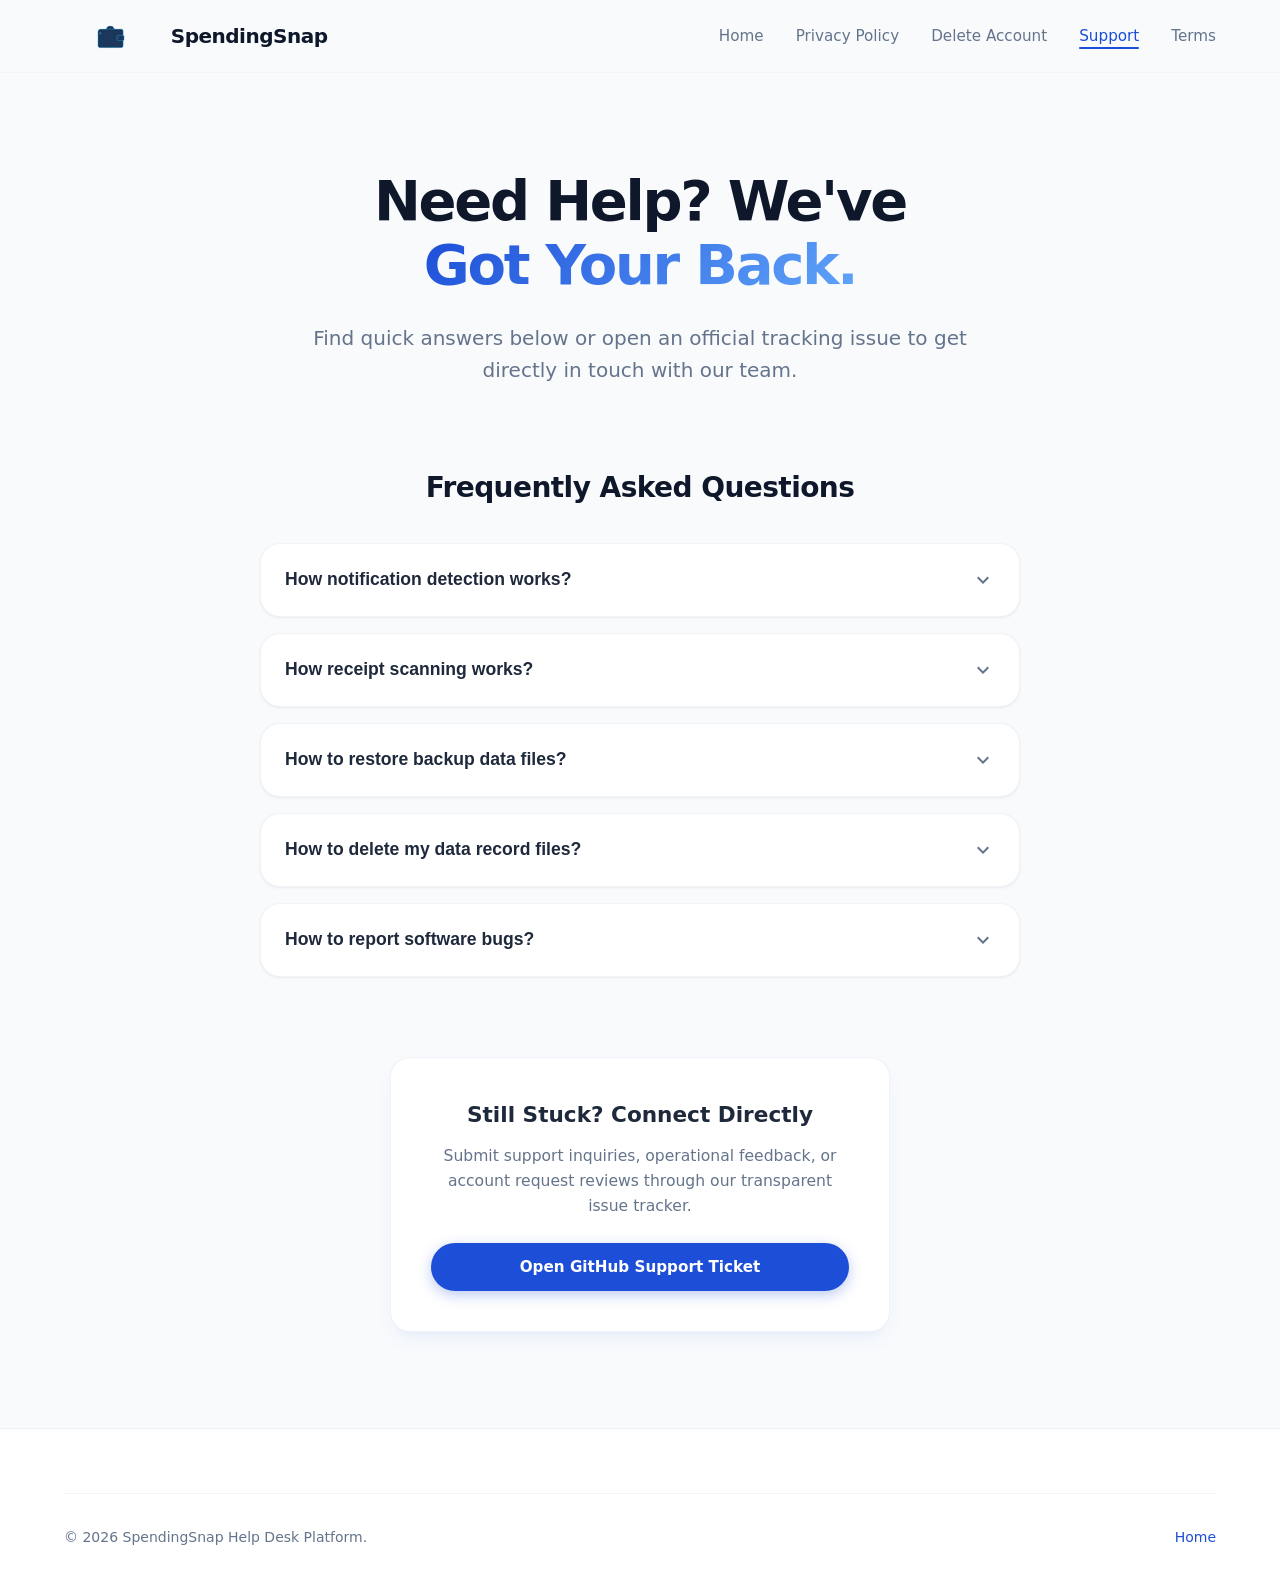
<file: spendingsnap/support.html>
<!DOCTYPE html>
<html lang="en">
<head>
    <meta charset="UTF-8">
    <meta name="viewport" content="width=device-width, initial-scale=1.0">
    <title>Support & FAQ Center - SpendingSnap</title>
    <link rel="stylesheet" href="styles.css">
    <!-- Favicons and Device Ecosystem Scaling Elements -->

<link rel="icon" type="image/png" sizes="32x32" href="assets/favicon-32x32.png">

<!-- Android / Chrome Theme Customization for Material Design 3 Styling -->
<meta name="theme-color" content="#1D4ED8">
</head>
<body>

    <nav class="navbar" aria-label="Main navigation Resource Layout">
        <div class="container nav-container">
            <a href="index.html" class="brand" aria-label="SpendingSnap Homepage">
            <img src="assets/favicon-32x32.png" alt="SpendingSnap Logo" class="brand-icon" style="width: 32px; height: 32px; object-fit: contain;">
             <span>SpendingSnap</span>
            </a>
            <button class="hamburger" id="hamburgerMenu" aria-label="Toggle Navigation">
                <svg viewBox="0 0 24 24"><path d="M3 18h18v-2H3v2zm0-5h18v-2H3v2zm0-7v2h18V6H3z"/></svg>
            </button>
            <ul class="nav-menu" id="navMenu">
                <li><a href="index.html" class="nav-link">Home</a></li>
                <li><a href="privacy-policy.html" class="nav-link">Privacy Policy</a></li>
                <li><a href="delete-account.html" class="nav-link">Delete Account</a></li>
                <li><a href="support.html" class="nav-link">Support</a></li>
                <li><a href="terms.html" class="nav-link">Terms</a></li>
            </ul>
        </div>
    </nav>

    <main class="container">
        <header class="hero" style="padding-bottom: 40px;">
            <h1>Need Help? We've<br><span>Got Your Back.</span></h1>
            <p>Find quick answers below or open an official tracking issue to get directly in touch with our team.</p>
        </header>

        <section class="accordion-group reveal">
            <h2 class="section-title" style="font-size:1.75rem; margin-bottom:32px;">Frequently Asked Questions</h2>
            
            <div class="accordion-item">
                <button class="accordion-trigger">
                    <span>How notification detection works?</span>
                    <svg class="accordion-icon" viewBox="0 0 24 24"><path d="M16.59 8.59L12 13.17 7.41 8.59 6 10l6 6 6-6z"/></svg>
                </button>
                <div class="accordion-content">
                    <div class="accordion-content-inner">
                        SpendingSnap uses the Android <code>NotificationListenerService</code> to safely detect incoming banking confirmation alerts locally on your device. It extracts relevant transaction values and text descriptions instantly without transmitting text strings to external data hubs.
                    </div>
                </div>
            </div>

            <div class="accordion-item">
                <button class="accordion-trigger">
                    <span>How receipt scanning works?</span>
                    <svg class="accordion-icon" viewBox="0 0 24 24"><path d="M16.59 8.59L12 13.17 7.41 8.59 6 10l6 6 6-6z"/></svg>
                </button>
                <div class="accordion-content">
                    <div class="accordion-content-inner">
                        When you select a screenshot from payment gateways like GPay, PhonePe, or Paytm, our integrated Google ML Kit OCR layer processes the image text. This operation runs completely on your device to build tracking entries without uploading raw media files anywhere.
                    </div>
                </div>
            </div>

            <div class="accordion-item">
                <button class="accordion-trigger">
                    <span>How to restore backup data files?</span>
                    <svg class="accordion-icon" viewBox="0 0 24 24"><path d="M16.59 8.59L12 13.17 7.41 8.59 6 10l6 6 6-6z"/></svg>
                </button>
                <div class="accordion-content">
                    <div class="accordion-content-inner">
                        Your account transaction parameters are safely synchronized using encrypted Firebase rules. Simply log back into your verified account on any authorized mobile device to immediately restore your historical ledger history.
                    </div>
                </div>
            </div>

            <div class="accordion-item">
                <button class="accordion-trigger">
                    <span>How to delete my data record files?</span>
                    <svg class="accordion-icon" viewBox="0 0 24 24"><path d="M16.59 8.59L12 13.17 7.41 8.59 6 10l6 6 6-6z"/></svg>
                </button>
                <div class="accordion-content">
                    <div class="accordion-content-inner">
                        You can immediately trigger complete profile removal under user settings inside the active mobile app, or walk through the steps on our dedicated <a href="delete-account.html">Account Deletion Web Page</a>.
                    </div>
                </div>
            </div>

            <div class="accordion-item">
                <button class="accordion-trigger">
                    <span>How to report software bugs?</span>
                    <svg class="accordion-icon" viewBox="0 0 24 24"><path d="M16.59 8.59L12 13.17 7.41 8.59 6 10l6 6 6-6z"/></svg>
                </button>
                <div class="accordion-content">
                    <div class="accordion-content-inner">
                        Please open an active issue tracker detailing your runtime error on our official GitHub Repository platform, or reach out directly to support@spendingsnap.placeholder.
                    </div>
                </div>
            </div>
        </section>

        <section class="reveal" style="text-align: center; margin-bottom: 96px;">
            <div class="card" style="max-width: 500px; margin: 0 auto; padding: 40px;">
                <h3>Still Stuck? Connect Directly</h3>
                <p style="margin-bottom:24px;">Submit support inquiries, operational feedback, or account request reviews through our transparent issue tracker.</p>
                <a href="https://github.com" target="_blank" rel="noopener" class="btn btn-primary" style="width:100%;">Open GitHub Support Ticket</a>
            </div>
        </section>
    </main>

    <footer class="footer" role="contentinfo">
        <div class="container">
            <div class="footer-bottom">
                <p>&copy; 2026 SpendingSnap Help Desk Platform.</p>
                <p><a href="index.html" style="color:var(--md-primary); text-decoration:none;">Home</a></p>
            </div>
        </div>
    </footer>

    <script src="script.js"></script>
</body>
</html>
</file>
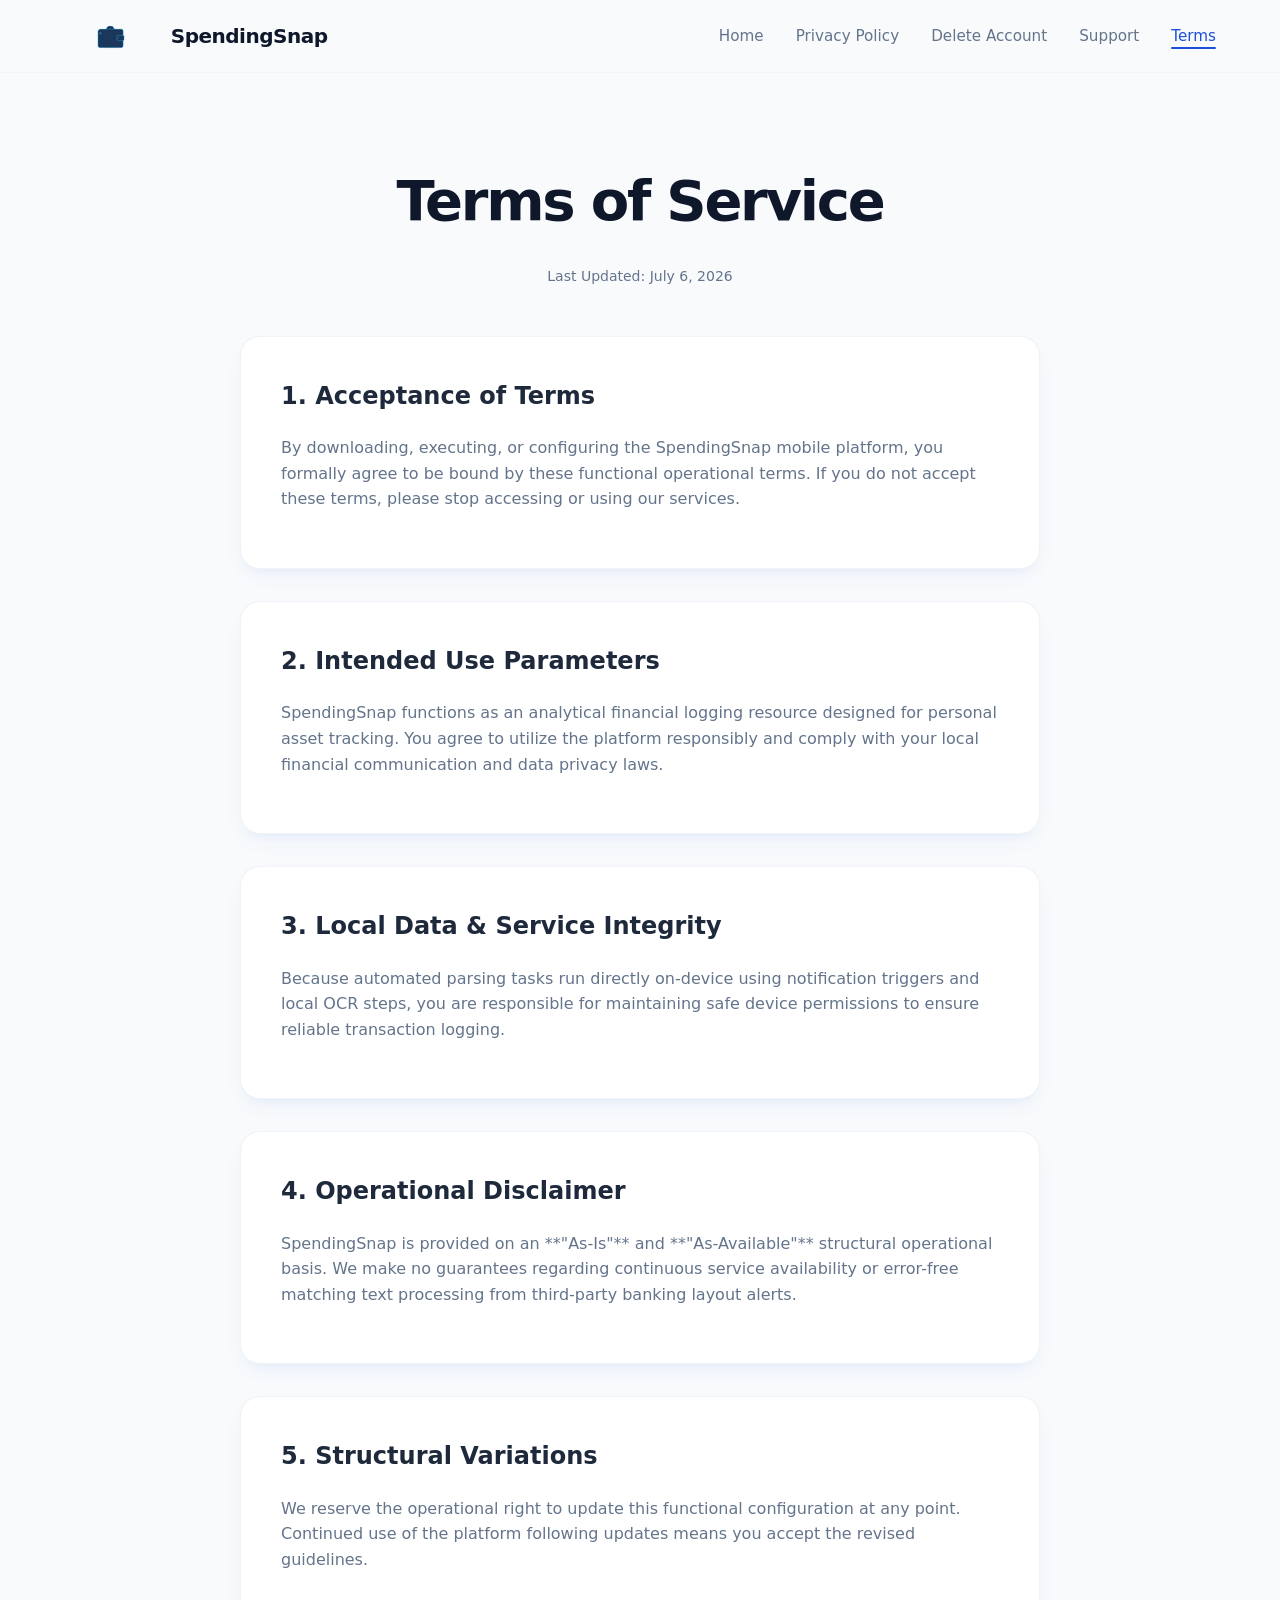
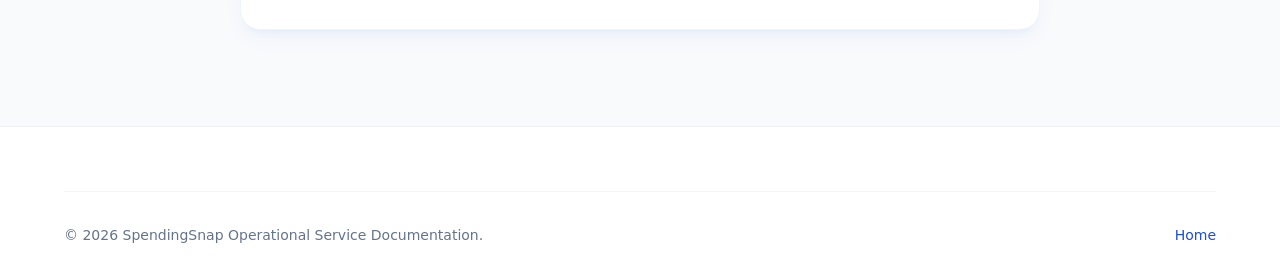
<file: spendingsnap/terms.html>
<!DOCTYPE html>
<html lang="en">
<head>
    <meta charset="UTF-8">
    <meta name="viewport" content="width=device-width, initial-scale=1.0">
    <title>Terms of Service - SpendingSnap</title>
    <link rel="stylesheet" href="styles.css">
    <!-- Favicons and Device Ecosystem Scaling Elements -->
<link rel="icon" type="image/png" sizes="32x32" href="assets/favicon-32x32.png">

<!-- Android / Chrome Theme Customization for Material Design 3 Styling -->
<meta name="theme-color" content="#1D4ED8">
</head>
<body>

    <nav class="navbar" aria-label="Main navigation Resource Layout">
        <div class="container nav-container">
           <a href="index.html" class="brand" aria-label="SpendingSnap Homepage">
            <img src="assets/favicon-32x32.png" alt="SpendingSnap Logo" class="brand-icon" style="width: 32px; height: 32px; object-fit: contain;">
             <span>SpendingSnap</span>
            </a>
            <button class="hamburger" id="hamburgerMenu" aria-label="Toggle Navigation">
                <svg viewBox="0 0 24 24"><path d="M3 18h18v-2H3v2zm0-5h18v-2H3v2zm0-7v2h18V6H3z"/></svg>
            </button>
            <ul class="nav-menu" id="navMenu">
                <li><a href="index.html" class="nav-link">Home</a></li>
                <li><a href="privacy-policy.html" class="nav-link">Privacy Policy</a></li>
                <li><a href="delete-account.html" class="nav-link">Delete Account</a></li>
                <li><a href="support.html" class="nav-link">Support</a></li>
                <li><a href="terms.html" class="nav-link">Terms</a></li>
            </ul>
        </div>
    </nav>

    <main class="container">
        <header class="hero" style="padding-bottom: 24px;">
            <h1>Terms of Service</h1>
        </header>
        <p class="meta-date">Last Updated: July 6, 2026</p>

        <div class="legal-wrapper">
            <section class="legal-card reveal">
                <h2>1. Acceptance of Terms</h2>
                <p>By downloading, executing, or configuring the SpendingSnap mobile platform, you formally agree to be bound by these functional operational terms. If you do not accept these terms, please stop accessing or using our services.</p>
            </section>

            <section class="legal-card reveal">
                <h2>2. Intended Use Parameters</h2>
                <p>SpendingSnap functions as an analytical financial logging resource designed for personal asset tracking. You agree to utilize the platform responsibly and comply with your local financial communication and data privacy laws.</p>
            </section>

            <section class="legal-card reveal">
                <h2>3. Local Data & Service Integrity</h2>
                <p>Because automated parsing tasks run directly on-device using notification triggers and local OCR steps, you are responsible for maintaining safe device permissions to ensure reliable transaction logging.</p>
            </section>

            <section class="legal-card reveal">
                <h2>4. Operational Disclaimer</h2>
                <p>SpendingSnap is provided on an **"As-Is"** and **"As-Available"** structural operational basis. We make no guarantees regarding continuous service availability or error-free matching text processing from third-party banking layout alerts.</p>
            </section>

            <section class="legal-card reveal">
                <h2>5. Structural Variations</h2>
                <p>We reserve the operational right to update this functional configuration at any point. Continued use of the platform following updates means you accept the revised guidelines.</p>
            </section>
        </div>
    </main>

    <footer class="footer" role="contentinfo">
        <div class="container">
            <div class="footer-bottom">
                <p>&copy; 2026 SpendingSnap Operational Service Documentation.</p>
                <p><a href="index.html" style="color:var(--md-primary); text-decoration:none;">Home</a></p>
            </div>
        </div>
    </footer>

    <script src="script.js"></script>
</body>
</html>
</file>
<file: spendingsnap/styles.css>
/* ==========================================================================
   MATERIAL DESIGN 3 & FINTECH STARTUP CONFIGURATION (styles.css)
   ========================================================================== */

:root {
    /* Color Palette */
    --md-primary: #1D4ED8;
    --md-primary-rgb: 29, 78, 216;
    --md-secondary: #60A5FA;
    --md-background: #F8FAFC;
    --md-surface: #FFFFFF;
    --md-surface-variant: #F1F5F9;
    --md-on-background: #0F172A;
    --md-on-surface: #1E293B;
    --md-on-surface-variant: #64748B;
    --md-error: #EF4444;
    --md-error-container: #FEE2E2;
    --md-on-error: #FFFFFF;
    
    /* Structural & Motion Tokens */
    --radius-large: 20px;
    --radius-full: 9999px;
    --shadow-sm: 0 1px 3px rgba(0,0,0,0.05), 0 1px 2px rgba(0,0,0,0.02);
    --shadow-md: 0 10px 25px -5px rgba(29, 78, 216, 0.05), 0 8px 10px -6px rgba(29, 78, 216, 0.05);
    --shadow-lg: 0 20px 25px -5px rgba(15, 23, 42, 0.08), 0 10px 10px -5px rgba(15, 23, 42, 0.04);
    --transition-smooth: all 0.3s cubic-bezier(0.4, 0, 0.2, 1);
    --font-system: system-ui, -apple-system, BlinkMacSystemFont, "Segoe UI", Roboto, Helvetica, Arial, sans-serif;
    --max-width: 1200px;
    --blur-glass: blur(12px);
}

/* Dark Mode Overrides */
@media (prefers-color-scheme: dark) {
    :root {
        --md-background: #0B0F19;
        --md-surface: #1E293B;
        --md-surface-variant: #334155;
        --md-on-background: #F8FAFC;
        --md-on-surface: #F1F5F9;
        --md-on-surface-variant: #94A3B8;
        --shadow-md: 0 10px 25px -5px rgba(0, 0, 0, 0.3);
        --shadow-lg: 0 20px 25px -5px rgba(0, 0, 0, 0.4);
    }
}

/* Base Reset & Typography */
* {
    box-sizing: border-box;
    margin: 0;
    padding: 0;
}

html {
    scroll-behavior: smooth;
    font-family: var(--font-system);
    background-color: var(--md-background);
    color: var(--md-on-background);
    line-height: 1.6;
}

body {
    overflow-x: hidden;
    min-height: 100vh;
    display: flex;
    flex-direction: column;
}

/* Layout Containers */
.container {
    width: 100%;
    max-width: var(--max-width);
    margin: 0 auto;
    padding: 0 24px;
}

/* Sticky Navigation Bar */
.navbar {
    position: sticky;
    top: 0;
    z-index: 1000;
    background: rgba(248, 250, 252, 0.8);
    backdrop-filter: var(--blur-glass);
    -webkit-backdrop-filter: var(--blur-glass);
    border-bottom: 1px solid rgba(226, 232, 240, 0.3);
    transition: var(--transition-smooth);
}

@media (prefers-color-scheme: dark) {
    .navbar {
        background: rgba(11, 15, 25, 0.8);
        border-bottom: 1px solid rgba(51, 65, 85, 0.3);
    }
}

.nav-container {
    display: flex;
    align-items: center;
    justify-content: space-between;
    height: 72px;
}

.brand {
    display: flex;
    align-items: center;
    gap: 12px;
    text-decoration: none;
    color: var(--md-on-background);
    font-weight: 700;
    font-size: 1.25rem;
    letter-spacing: -0.025em;
}

.brand-icon {
    width: 32px;
    height: 32px;
    fill: var(--md-primary);
}

.nav-menu {
    display: flex;
    gap: 32px;
    list-style: none;
}

.nav-link {
    text-decoration: none;
    color: var(--md-on-surface-variant);
    font-weight: 500;
    font-size: 0.95rem;
    transition: var(--transition-smooth);
    position: relative;
    padding: 4px 0;
}

.nav-link:hover, .nav-link.active {
    color: var(--md-primary);
}

.nav-link.active::after {
    content: '';
    position: absolute;
    bottom: 0;
    left: 0;
    width: 100%;
    height: 2px;
    background: var(--md-primary);
    border-radius: var(--radius-full);
}

/* Hamburger Menu styles */
.hamburger {
    display: none;
    background: none;
    border: none;
    cursor: pointer;
    padding: 4px;
    z-index: 1001;
}

.hamburger svg {
    width: 24px;
    height: 24px;
    fill: var(--md-on-background);
}

/* Buttons with Custom Ripple Base Layout */
.btn {
    display: inline-flex;
    align-items: center;
    justify-content: center;
    gap: 8px;
    padding: 12px 28px;
    border-radius: var(--radius-full);
    font-weight: 600;
    font-size: 0.95rem;
    cursor: pointer;
    text-decoration: none;
    transition: var(--transition-smooth);
    position: relative;
    overflow: hidden;
    border: none;
}

.btn-primary {
    background-color: var(--md-primary);
    color: #FFFFFF;
    box-shadow: 0 4px 14px rgba(29, 78, 216, 0.3);
}

.btn-primary:hover {
    transform: translateY(-2px);
    box-shadow: 0 6px 20px rgba(29, 78, 216, 0.4);
}

.btn-secondary {
    background-color: var(--md-surface-variant);
    color: var(--md-on-background);
}

.btn-secondary:hover {
    background-color: rgba(96, 165, 254, 0.15);
    color: var(--md-primary);
    transform: translateY(-2px);
}

/* Ripple Animation Utility */
.ripple {
    position: absolute;
    border-radius: 50%;
    transform: scale(0);
    animation: ripple-effect 0.6s linear;
    background-color: rgba(255, 255, 255, 0.35);
    pointer-events: none;
}
.btn-secondary .ripple {
    background-color: rgba(29, 78, 216, 0.2);
}
@keyframes ripple-effect {
    to {
        transform: scale(4);
        opacity: 0;
    }
}

/* Premium Layout Elements */
.hero {
    padding: 96px 0 64px 0;
    text-align: center;
    animation: fadeIn 0.8s ease-out;
}

@keyframes fadeIn {
    from { opacity: 0; transform: translateY(20px); }
    to { opacity: 0; transform: translateY(0); }
}

.hero h1 {
    font-size: 3.5rem;
    font-weight: 800;
    letter-spacing: -0.04em;
    line-height: 1.15;
    margin-bottom: 24px;
    color: var(--md-on-background);
}

.hero h1 span {
    background: linear-gradient(135deg, var(--md-primary), var(--md-secondary));
    -webkit-background-clip: text;
    -webkit-text-fill-color: transparent;
}

.hero p {
    font-size: 1.25rem;
    color: var(--md-on-surface-variant);
    max-width: 680px;
    margin: 0 auto 40px auto;
}

.cta-group {
    display: flex;
    gap: 16px;
    justify-content: center;
    align-items: center;
    margin-bottom: 64px;
}

/* Visual Mockups Framework */
.mockup-container {
    background: linear-gradient(180deg, rgba(29,78,216,0.05) 0%, rgba(248,250,252,0) 100%);
    border-radius: 32px;
    padding: 40px;
    margin-bottom: 80px;
    box-shadow: var(--shadow-sm);
}

.mockup-display {
    max-width: 800px;
    height: 400px;
    background: var(--md-surface);
    margin: 0 auto;
    border-radius: var(--radius-large);
    box-shadow: var(--shadow-lg);
    border: 1px solid rgba(226, 232, 240, 0.8);
    display: flex;
    flex-direction: column;
    overflow: hidden;
}

@media (prefers-color-scheme: dark) {
    .mockup-display {
        border-color: rgba(51, 65, 85, 0.8);
    }
}

.mockup-header {
    height: 48px;
    background: var(--md-surface-variant);
    display: flex;
    align-items: center;
    padding: 0 16px;
    gap: 8px;
}

.mockup-dot {
    width: 12px;
    height: 12px;
    border-radius: 50%;
    background: #EF4444;
}
.mockup-dot:nth-child(2) { background: #F59E0B; }
.mockup-dot:nth-child(3) { background: #10B981; }

.mockup-body {
    flex: 1;
    display: grid;
    grid-template-columns: 240px 1fr;
    background-color: var(--md-background);
}

.mockup-sidebar {
    background: var(--md-surface);
    border-right: 1px solid rgba(226,232,240,0.5);
    padding: 24px;
}

.mockup-main {
    padding: 24px;
    display: flex;
    flex-direction: column;
    gap: 16px;
}

.mockup-item {
    height: 32px;
    background: var(--md-surface-variant);
    border-radius: 8px;
    width: 100%;
}

/* Material Design Cards and Grid Setup */
.section-title {
    font-size: 2.25rem;
    font-weight: 700;
    text-align: center;
    margin-bottom: 48px;
    letter-spacing: -0.02em;
}

.card-grid {
    display: grid;
    grid-template-columns: repeat(auto-fit, minmax(320px, 1fr));
    gap: 32px;
    margin-bottom: 80px;
}

.card {
    background-color: var(--md-surface);
    border-radius: var(--radius-large);
    padding: 32px;
    box-shadow: var(--shadow-md);
    transition: var(--transition-smooth);
    border: 1px solid rgba(226, 232, 240, 0.5);
    position: relative;
}

@media (prefers-color-scheme: dark) {
    .card {
        border-color: rgba(51, 65, 85, 0.5);
    }
}

.card:hover {
    transform: translateY(-6px);
    box-shadow: var(--shadow-lg);
    border-color: rgba(29, 78, 216, 0.2);
}

.card-icon-wrapper {
    width: 56px;
    height: 56px;
    border-radius: 16px;
    background-color: rgba(29, 78, 216, 0.08);
    display: flex;
    align-items: center;
    justify-content: center;
    margin-bottom: 24px;
    color: var(--md-primary);
}

.card-icon-wrapper svg {
    width: 28px;
    height: 28px;
    fill: currentColor;
}

.card h3 {
    font-size: 1.35rem;
    font-weight: 600;
    margin-bottom: 12px;
    color: var(--md-on-surface);
}

.card p {
    color: var(--md-on-surface-variant);
    font-size: 0.975rem;
}

/* Warning State Utility Card */
.card-warning {
    border-left: 6px solid var(--md-error);
    background-color: rgba(239, 68, 68, 0.02);
}
.card-warning .card-icon-wrapper {
    background-color: var(--md-error-container);
    color: var(--md-error);
}

/* Content Heavy Legal Sections Framework */
.legal-wrapper {
    max-width: 800px;
    margin: 0 auto 96px auto;
    display: flex;
    flex-direction: column;
    gap: 32px;
}

.legal-card {
    background-color: var(--md-surface);
    border-radius: var(--radius-large);
    padding: 40px;
    box-shadow: var(--shadow-md);
    border: 1px solid rgba(226, 232, 240, 0.5);
}

@media (prefers-color-scheme: dark) {
    .legal-card {
        border-color: rgba(51, 65, 85, 0.5);
    }
}

.legal-card h2 {
    font-size: 1.5rem;
    font-weight: 700;
    margin-bottom: 20px;
    color: var(--md-on-surface);
    display: flex;
    align-items: center;
    gap: 12px;
}

.legal-card h2 svg {
    width: 24px;
    height: 24px;
    fill: var(--md-primary);
}

.legal-card p {
    color: var(--md-on-surface-variant);
    margin-bottom: 16px;
    font-size: 1rem;
}

.legal-card ul {
    list-style: none;
    margin-left: 4px;
    margin-bottom: 16px;
}

.legal-card li {
    position: relative;
    padding-left: 24px;
    margin-bottom: 12px;
    color: var(--md-on-surface-variant);
}

.legal-card li::before {
    content: "•";
    position: absolute;
    left: 4px;
    color: var(--md-primary);
    font-weight: bold;
    font-size: 1.25rem;
    top: -2px;
}

.meta-date {
    font-size: 0.875rem;
    color: var(--md-on-surface-variant);
    text-align: center;
    margin-top: -16px;
    margin-bottom: 48px;
    font-weight: 500;
}

/* Accordion Details Layout System */
.accordion-group {
    max-width: 760px;
    margin: 0 auto 80px auto;
}

.accordion-item {
    background-color: var(--md-surface);
    border-radius: var(--radius-large);
    margin-bottom: 16px;
    box-shadow: var(--shadow-sm);
    border: 1px solid rgba(226, 232, 240, 0.5);
    overflow: hidden;
    transition: var(--transition-smooth);
}

@media (prefers-color-scheme: dark) {
    .accordion-item {
        border-color: rgba(51, 65, 85, 0.5);
    }
}

.accordion-trigger {
    width: 100%;
    padding: 24px;
    background: none;
    border: none;
    text-align: left;
    font-size: 1.1rem;
    font-weight: 600;
    color: var(--md-on-surface);
    cursor: pointer;
    display: flex;
    justify-content: space-between;
    align-items: center;
    gap: 16px;
}

.accordion-icon {
    width: 24px;
    height: 24px;
    fill: var(--md-on-surface-variant);
    transition: var(--transition-smooth);
}

.accordion-content {
    max-height: 0;
    overflow: hidden;
    transition: max-height 0.3s cubic-bezier(0.4, 0, 0.2, 1);
    background-color: rgba(248, 250, 252, 0.5);
}

@media (prefers-color-scheme: dark) {
    .accordion-content {
        background-color: rgba(15, 23, 42, 0.2);
    }
}

.accordion-content-inner {
    padding: 0 24px 24px 24px;
    color: var(--md-on-surface-variant);
    font-size: 0.975rem;
}

.accordion-item.open .accordion-content {
    max-height: 300px;
}

.accordion-item.open .accordion-icon {
    transform: rotate(180deg);
    fill: var(--md-primary);
}

/* Scroll Animation Engine Hooks */
.reveal {
    opacity: 0;
    transform: translateY(30px);
    transition: opacity 0.6s ease-out, transform 0.6s ease-out;
}

.reveal.active {
    opacity: 1;
    transform: translateY(0);
}

/* Unified Footer Infrastructure */
.footer {
    margin-top: auto;
    background-color: var(--md-surface);
    border-top: 1px solid rgba(226, 232, 240, 0.6);
    padding: 64px 0 32px 0;
}

@media (prefers-color-scheme: dark) {
    .footer {
        border-top-color: rgba(51, 65, 85, 0.6);
    }
}

.footer-grid {
    display: grid;
    grid-template-columns: 2fr repeat(2, 1fr);
    gap: 48px;
    margin-bottom: 48px;
}

.footer-brand-column p {
    color: var(--md-on-surface-variant);
    margin-top: 12px;
    max-width: 320px;
    font-size: 0.95rem;
}

.footer-heading {
    font-size: 0.875rem;
    text-transform: uppercase;
    letter-spacing: 0.05em;
    font-weight: 700;
    color: var(--md-on-surface);
    margin-bottom: 20px;
}

.footer-links {
    list-style: none;
}

.footer-links li {
    margin-bottom: 12px;
}

.footer-links a {
    text-decoration: none;
    color: var(--md-on-surface-variant);
    font-size: 0.95rem;
    transition: var(--transition-smooth);
}

.footer-links a:hover {
    color: var(--md-primary);
}

.footer-bottom {
    border-top: 1px solid rgba(226, 232, 240, 0.4);
    padding-top: 32px;
    display: flex;
    justify-content: space-between;
    align-items: center;
    color: var(--md-on-surface-variant);
    font-size: 0.875rem;
}

@media (prefers-color-scheme: dark) {
    .footer-bottom {
        border-top-color: rgba(51, 65, 85, 0.4);
    }
}

/* Responsive Grid Adaptations (Mobile & Tablet Breakpoints) */
@media (max-width: 992px) {
    .hero h1 { font-size: 2.75rem; }
    .footer-grid { grid-template-columns: 1fr 1fr; gap: 32px; }
    .footer-brand-column { grid-column: span 2; }
}

@media (max-width: 768px) {
    .hamburger { display: block; }
    .nav-menu {
        position: fixed;
        top: 72px;
        left: 0;
        width: 100%;
        background-color: var(--md-surface);
        box-shadow: var(--shadow-lg);
        flex-direction: column;
        gap: 0;
        padding: 16px 0;
        transform: translateY(-150%);
        transition: var(--transition-smooth);
        border-bottom: 1px solid rgba(226, 232, 240, 0.5);
    }
    .nav-menu.open { transform: translateY(0); }
    .nav-item { width: 100%; }
    .nav-link {
        display: block;
        padding: 16px 24px;
        width: 100%;
    }
    .nav-link.active::after { display: none; }
    .hero h1 { font-size: 2.25rem; }
    .cta-group { flex-direction: column; width: 100%; max-width: 320px; margin-left: auto; margin-right: auto; }
    .btn { width: 100%; }
    .mockup-container { padding: 16px; }
    .mockup-body { grid-template-columns: 1fr; }
    .mockup-sidebar { display: none; }
    .footer-grid { grid-template-columns: 1fr; }
    .footer-brand-column { grid-column: span 1; }
    .footer-bottom { flex-direction: column; gap: 16px; text-align: center; }
}
</file>
